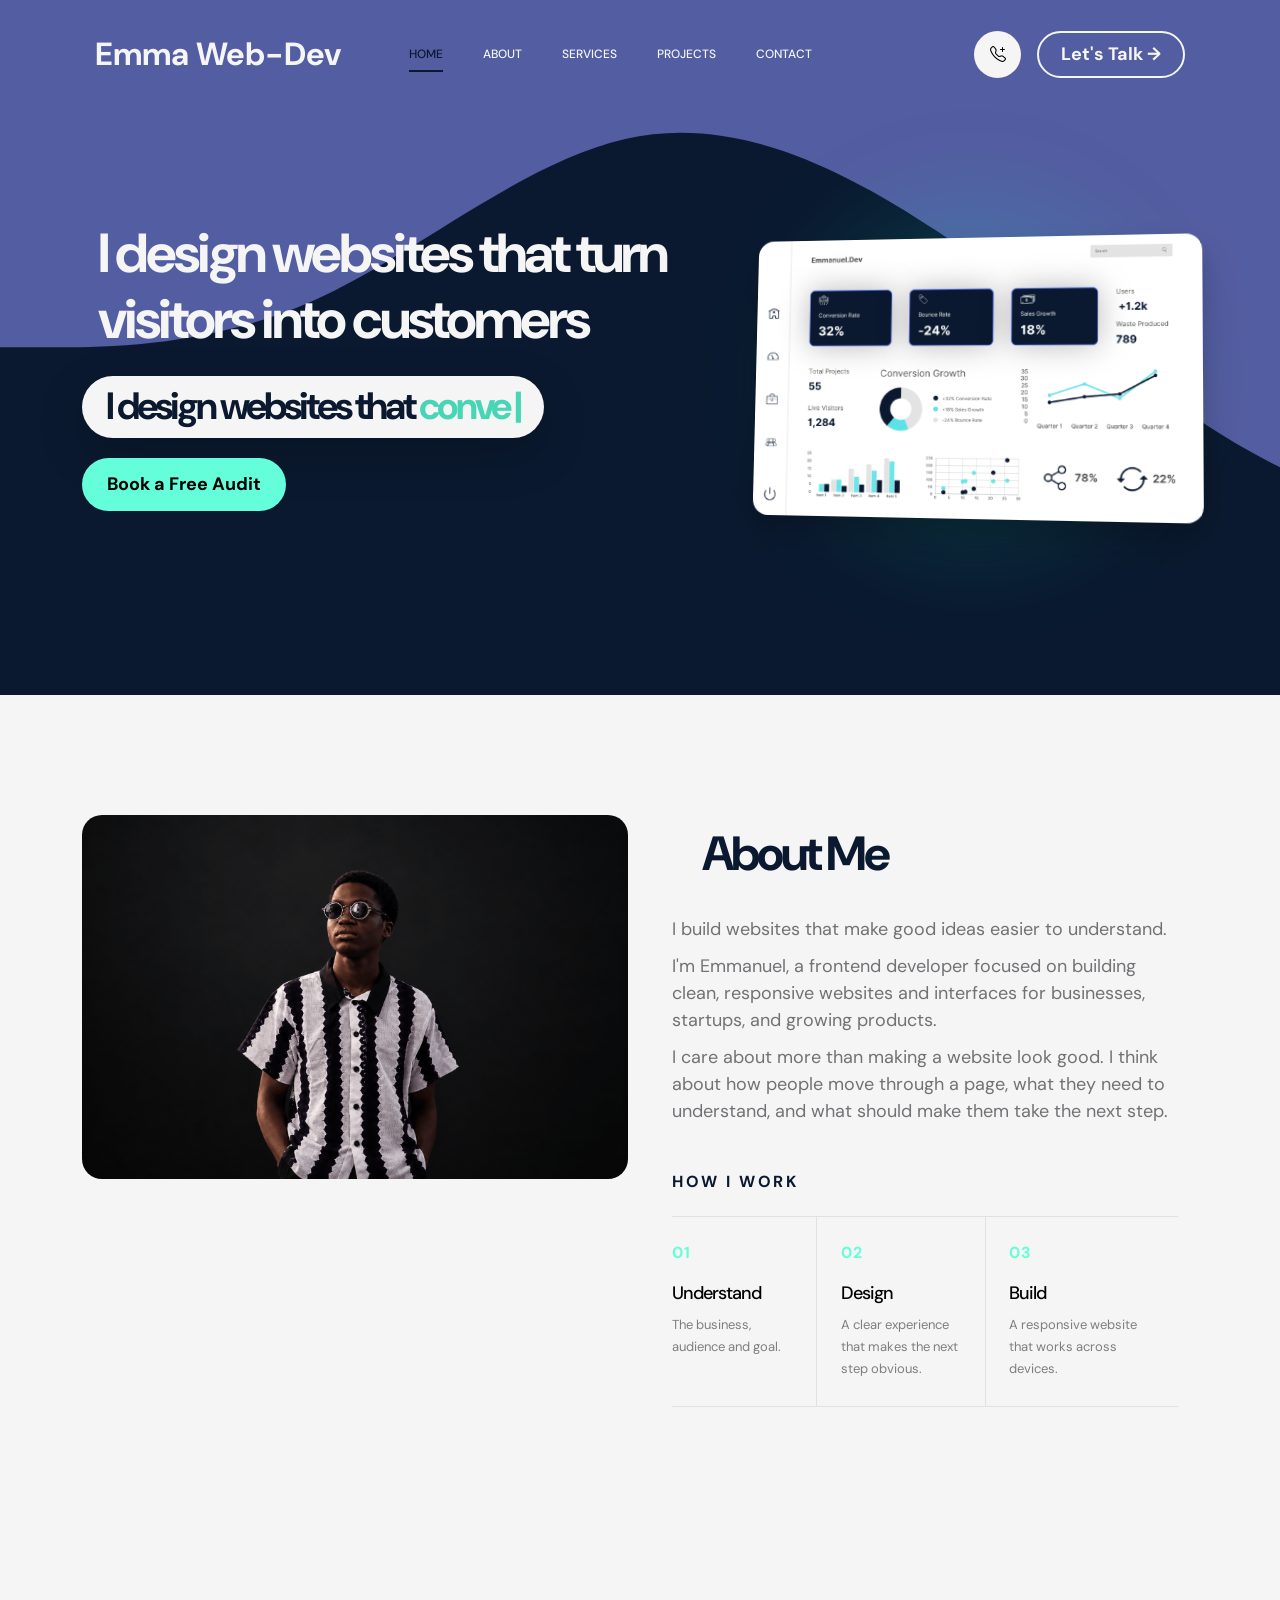
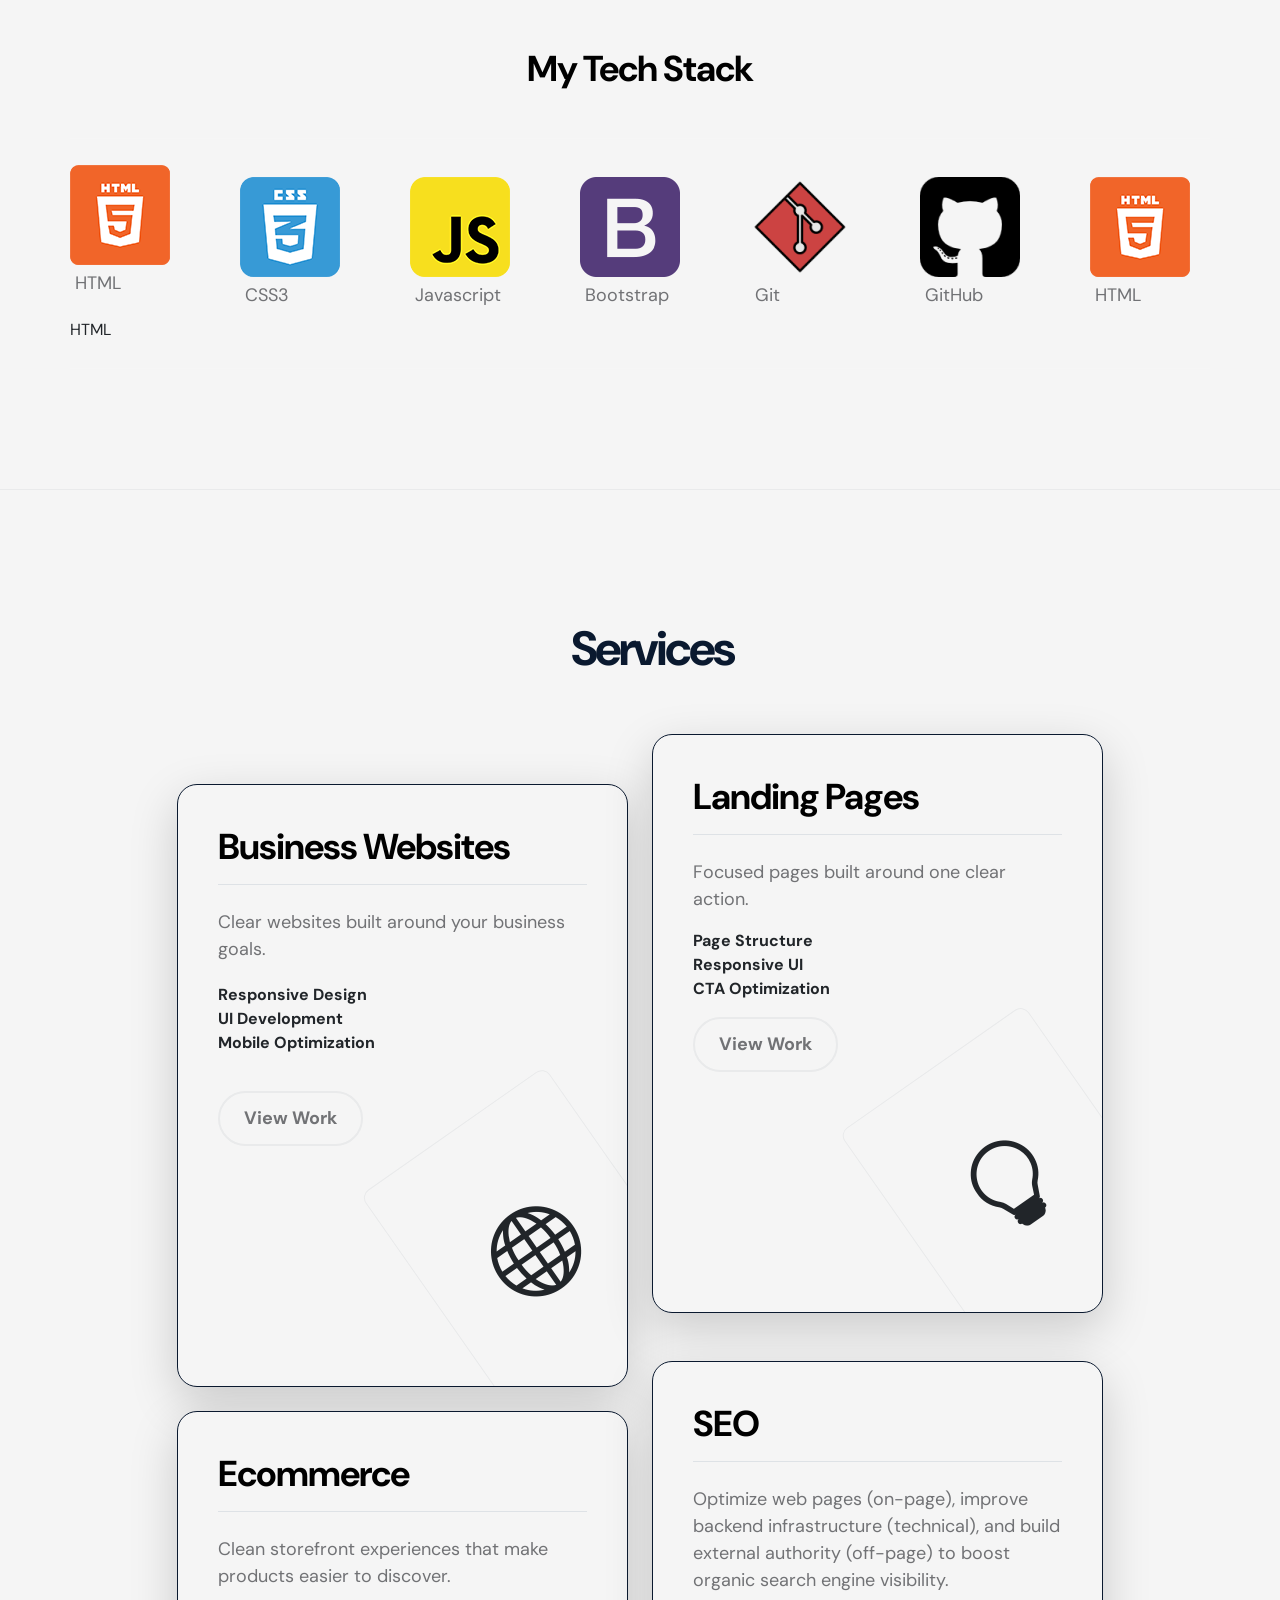
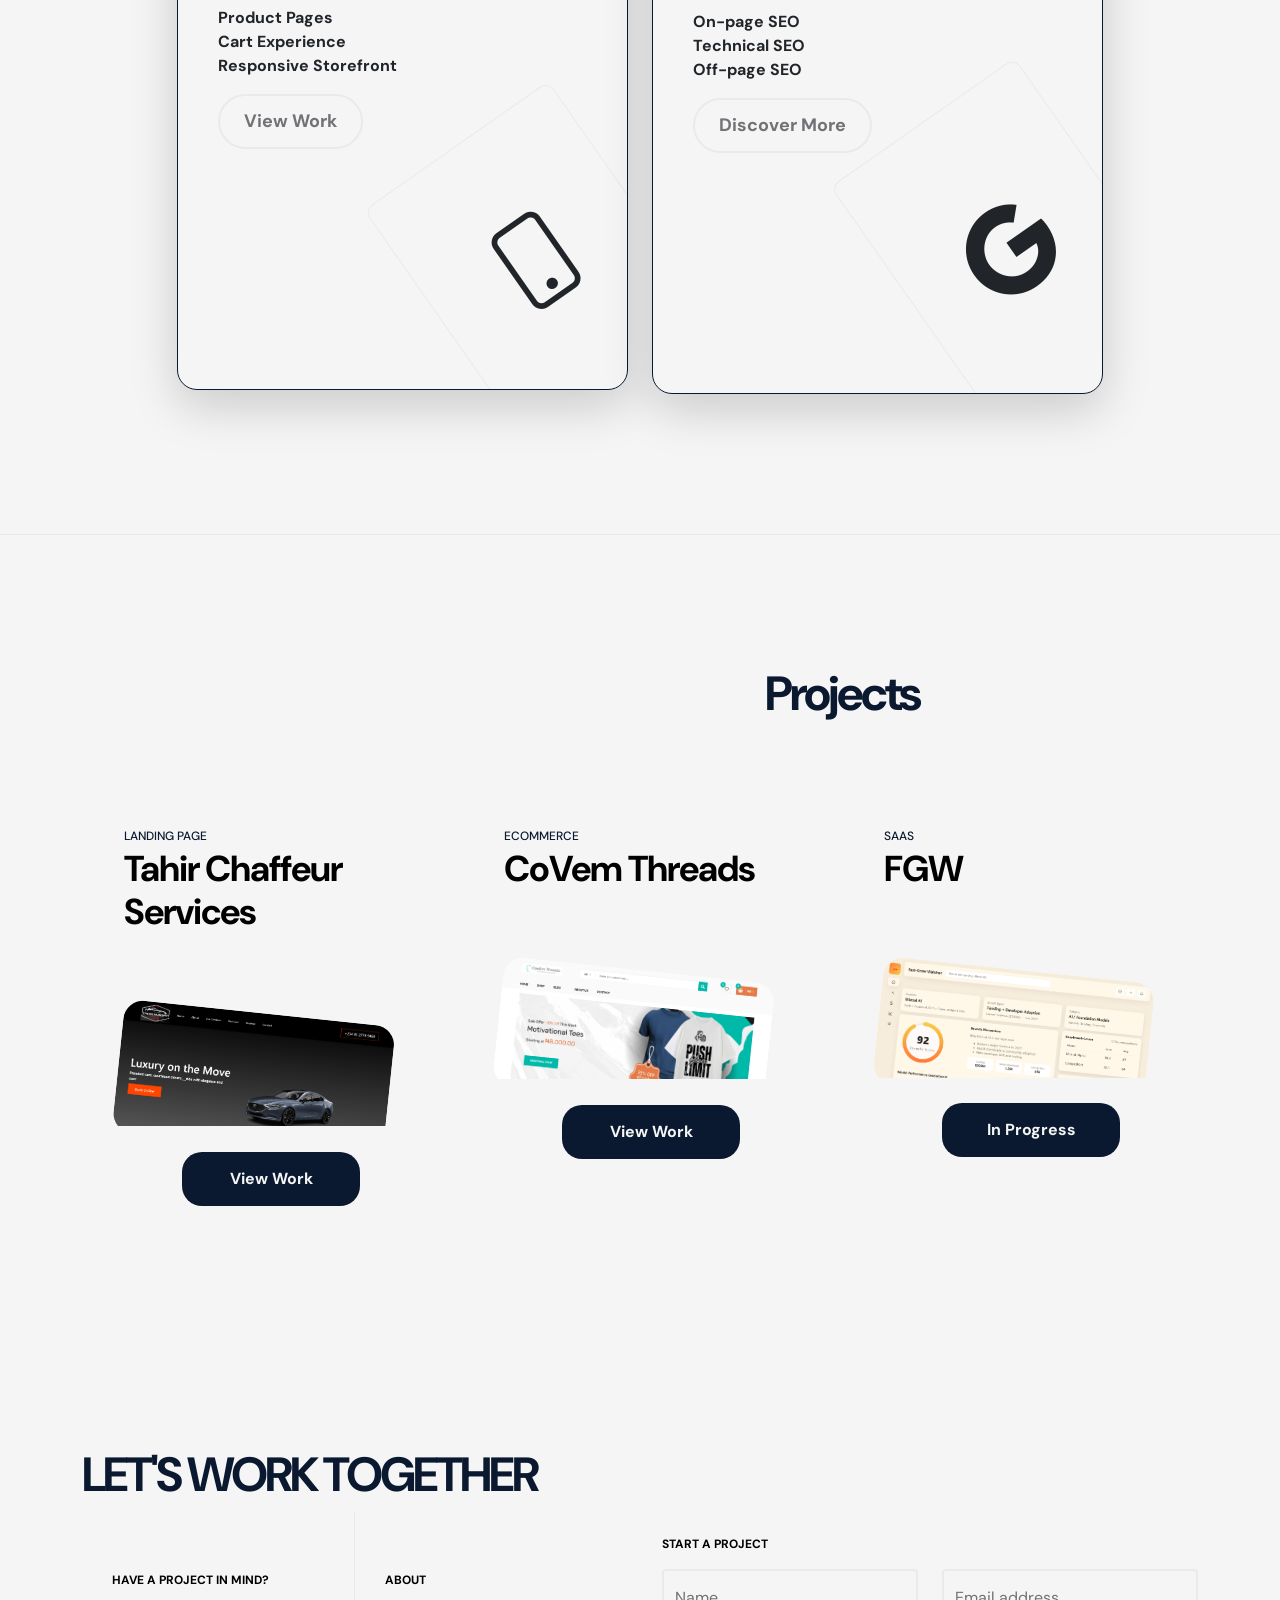
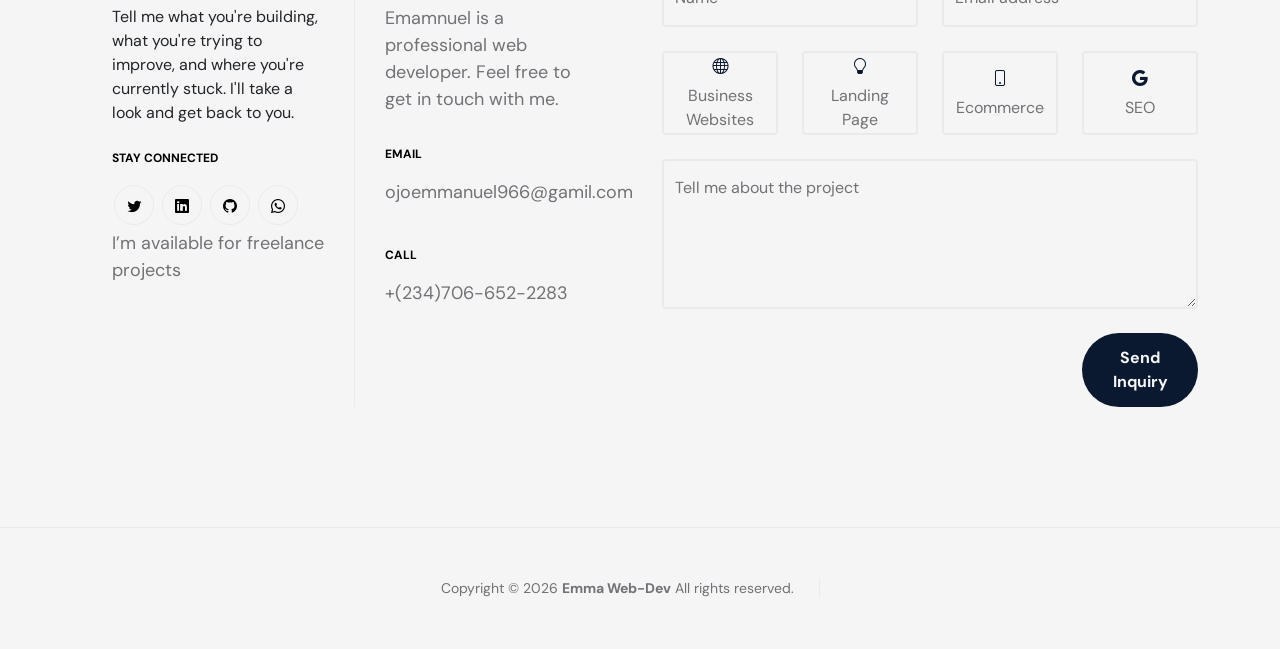
<file: index.html>
<!doctype html>
<html lang="en">
    <head
     <link
        rel="stylesheet"
        href="https://cdn.jsdelivr.net/npm/bootstrap-icons@1.13.2/font/bootstrap-icons.min.css">
        <meta charset="utf-8">
        <meta name="viewport" content="width=device-width, initial-scale=1">
        <meta name="description" content="I'm Emmanuel, a frontend developer in Nigeria building responsive business websites, landing pages and ecommerce interfaces.">
        <meta name="author" >
        <meta name="google-site-verification" content="-sh0nSHYT7cxHLQYCYzDPuF2tfLxwgKGLE_siWrR_kw" />
        <meta name="author" content="Emmanuel">
        <meta name="robots" content="index, follow">
        <title>Emmanuel | Frontend Developer</title>
        <meta property="og:type" content="website">
        <meta property="og:title" content="Emmanuel | Frontend Developer">
        <meta
        property="og:description"
        content="Responsive websites and interfaces for businesses, startups and growing  products."
        >  
        <meta property="og:url" content="https://emma-web-devop.vercel.app/">
         
        <!-- X card preview -->
        <meta name="twitter:card" content="summary_large_image">
        <meta name="twitter:title" content="Emmanuel | Frontend Developer">
        <meta
        name="twitter:description"
        content="I build responsive websites and interfaces for businesses and growing products."
        >
        <meta
        name="twitter:image"
        content="https://emma-web-devop.vercel.app/images/portfolio pic.png"
>
        <!-- CSS FILES -->
        <link rel="preconnect" href="https://fonts.googleapis.com">
        
        <link rel="preconnect" href="https://fonts.gstatic.com" crossorigin>
        
        <link href="https://fonts.googleapis.com/css2?family=DM+Sans:wght@400;500;700&display=swap" rel="stylesheet">

        <link href="css/bootstrap.min.css" rel="stylesheet">

        <link href="css/bootstrap-icons.css" rel="stylesheet">

        <link href="css/magnific-popup.css" rel="stylesheet">

        <link href="css/style.css" rel="stylesheet">
        

    </head>
    
    <body>


        <nav class="navbar navbar-expand-lg">
            <div class="container">

                <button class="navbar-toggler" type="button" data-bs-toggle="collapse" data-bs-target="#navbarNav" aria-controls="navbarNav" aria-expanded="false" aria-label="Toggle navigation">
                    <span class="navbar-toggler-icon"></span>
                </button>

                <a href="index.html" class="navbar-brand mx-auto mx-lg-0">Emma Web-Dev </a>

                <div class="d-flex align-items-center d-lg-none">
                    <!-- <i class="navbar-icon bi-telephone-plus me-3"></i> -->
                    <a class="custom-btn btn" href="#section_5">
                        Let's Talk →
                    </a>
                </div>

                <div class="collapse navbar-collapse" id="navbarNav">
                    <ul class="navbar-nav ms-lg-5">
                        <li class="nav-item">
                            <a class="nav-link click-scroll" href="#section_1">Home</a>
                        </li>

                        <li class="nav-item">
                            <a class="nav-link click-scroll" href="#section_2">About</a>
                        </li>

                        <li class="nav-item">
                            <a class="nav-link click-scroll" href="#section_3">Services</a>
                        </li>

                        <li class="nav-item">
                            <a class="nav-link click-scroll" href="#section_4">Projects</a>
                        </li>

                        <li class="nav-item">
                            <a class="nav-link click-scroll" href="#section_5">Contact</a>
                        </li>
                    </ul>

                    <div class="d-lg-flex align-items-center d-none ms-auto">
                        <i class="navbar-icon bi-telephone-plus me-3"  ><a href=""></a></i>
                        <a class="custom-btn btn" href="#section_5">
                             Let's Talk →
                        </a>
                    </div>
                </div>

            </div>
        </nav>

        <main>

            <section class="hero d-flex  align-items-center" id="section_1">
                <div class="container">
                    <div class="row">

                        <div class="col-lg-7 col-12">
                            <div class="hero-text" >
                                <div class="hero-title-wrap d-flex align-items-center mb-4">
                                    <h1 class="hero-title ms-3 mb-0" style="color: whitesmoke !important;  "  >I design websites that turn <br> visitors into customers</h1>
                                </div>

                               <h2 class="hero-title">
                                 I design websites that 
                                 <span id="typing"></span>
                               </h2>
                                <p class="mb-4"><a class="custom-btn btn custom-link" href="#section_5" style="color: black ;">Book a Free Audit</a></p>
                            </div>
                        </div>
                         
                           <div class="col-lg-5 col-12">
                             <div class="hero-image-wrap">
                               <img src="images/Emmanuel.Dev Dashboard.png" class="img-fluid hero-image" alt="Dashboard interface concept displayed in the Emma Web-Dev portfolio hero section"
                               fetchpriority="high"
                               decoding="async">
                              </div>
                           </div>
                         
                      
                    </div>
                </div>

                <svg xmlns="http://www.w3.org/2000/svg" viewBox="0 0 1440 320"><path fill="#535da1" fill-opacity="1" d="M0,160L24,160C48,160,96,160,144,138.7C192,117,240,75,288,64C336,53,384,75,432,106.7C480,139,528,181,576,208C624,235,672,245,720,240C768,235,816,213,864,186.7C912,160,960,128,1008,133.3C1056,139,1104,181,1152,202.7C1200,224,1248,224,1296,197.3C1344,171,1392,117,1416,90.7L1440,64L1440,0L1416,0C1392,0,1344,0,1296,0C1248,0,1200,0,1152,0C1104,0,1056,0,1008,0C960,0,912,0,864,0C816,0,768,0,720,0C672,0,624,0,576,0C528,0,480,0,432,0C384,0,336,0,288,0C240,0,192,0,144,0C96,0,48,0,24,0L0,0Z"></path></svg>
            </section>


            <section class="about section-padding" id="section_2">
                <div class="container">
                    <div class="row">

                        <div class="col-lg-6 col-12  reveal reveal-left">
                            <img src="images/portfolio pic.png" class="about-image img-fluid" alt="Portrait of Emmanuel, frontend developer at Emma Web-Dev"
                            loading="lazy"
                            decoding="async">
                        </div>

                        <div class="col-lg-6 col-12 mt-5 mt-lg-0">
                            <div class="about-thumb">

                                <div class="section-title-wrap  align-items-center mb-4 reveal">
                                    <h2 class="text me-4 mb-0">About Me</h2>

                                  
                                </div>

                            

                             <div class="about-text">
                                 <p class="reveal">
                                I build websites that make
                                good ideas easier to understand. 
                              </p>
                              
                              <p  class="reveal reveal-delay-1">
                                I'm Emmanuel, a frontend developer focused on
                                building clean, responsive websites and interfaces
                                for businesses, startups, and growing products.
                              </p>
                              
                              <p class="reveal reveal-delay-2">
                                I care about more than making a website look good.
                              I think about how people move through a page, what
                              they need to understand, and what should make them
                              take the next step.
                              </p>
                              
                             </div>
                              
                              <div class="how-i-work">
                                  <span class="how-i-work-label reveal-delay-4"><strong>HOW I WORK</strong></span>

                                  <div class="work-process">

                                      <div class="work-process-item reveal reveal-delay-1">
                                         <strong>
                                            <span class="work-process-number">01</span>
                                         </strong> 

                                          <div class="work-process-content">
                                              <h3>Understand</h3>
                                              <p>The business, audience and goal.</p>
                                          </div>
                                      </div>

                                      <div class="work-process-item reveal  reveal-delay-2">
                                         <strong><span class="work-process-number">02</span></strong> 

                                          <div class="work-process-content">
                                              <h3>Design</h3>
                                              <p>A clear experience that makes the next step obvious.</p>
                                          </div>
                                      </div>

                                        <div class="work-process-item reveal reveal-delay-3">
                                          <span class="work-process-number">03</span>

                                          <div class="work-process-content">
                                              <h3>Build</h3>
                                              <p>A responsive website that works across devices.</p>
                                          </div>
                                      </div>

                                  </div>
                              </div>
                            </div>
                        </div>

                    </div>
                </div>
            </section>

            <!-- <section class="featured section-padding">
                <div class="container">
                    <div class="row">

                        <div class="col-lg-6 col-12">
                            <div class="profile-thumb">
                                <div class="profile-title">
                                    <h4 class="mb-0">Information</h4>
                                </div>

                                <div class="profile-body">
                                    <p>
                                        <span class="profile-small-title">Name</span> 
                                        <span>Ojo Emmanuel</span>
                                    </p>

                                    <p>
                                        <span class="profile-small-title">Birthday</span> 
                                        <span>May 28, 2008</span>
                                    </p>

                                    <p>
                                        <span class="profile-small-title">Phone</span> 
                                         <span><a href="tel: +(234)706-652-2283"></a>+(234)706-652-2283</span>
                                    </p>

                                    <p>
                                        <span class="profile-small-title">Email</span> 
                                        <span><a href="mailto:hello@josh.design">ojoemmanuel966@gmail.com</a></span>
                                    </p>
                                </div>
                            </div>
                        </div>

                        <div class="col-lg-6 col-12 mt-5 mt-lg-0">
                            <div class="about-thumb">
                                <div class="row">
                                    <div class="col-lg-6 col-6 featured-border-bottom py-2">
                                        <strong class="featured-numbers">15+</strong>

                                        <p class="featured-text">Projects Completed</p>
                                    </div>

                                    <div class="col-lg-6 col-6 featured-border-start featured-border-bottom ps-5 py-2">
                                        <strong class="featured-numbers">10+</strong>
 
                                        <p class="featured-text">Happy Clients</p>
                                    </div>

                                    <div class="col-lg-6 col-6 pt-4">
                                        <p class="featured-text">Conversion-Focused Designs</p>
                                    </div>

                                    <div class="col-lg-6 col-6 featured-border-start ps-5 pt-4">
                                        <strong class="featured-numbers">7+</strong>

                                        Fast Delivery
                                    </div>
                                </div>
                            </div>
                        </div>

                    </div>
                </div>
            </section> -->


            <section class="clients section-padding">
                <div class="container">
                    <div class="row align-items-center">

                        <div class="col-lg-12 col-12">
                            <h3 class="text-center mb-5">My Tech Stack</h3>
                        </div>

                <section class="tech-marquee" aria-label="Technologies I use">
                    <div class="tech-marquee-track">

                     <div class="tech-marquee-group">
                       <span><img src="images/tech stack/details-icon-html.png" alt=""> <p>HTML</p> HTML</span>
                       <span><img src="images/tech stack/details-icon-css.png" alt=""><p>CSS3</p></span>
                       <span><img src="images/tech stack/details-icon-javascript.png" alt=""><p>Javascript</p></span>
                       <span><img src="images/tech stack/details-icon-bootstrap.png" alt=""><p>Bootstrap</p></span>
                       <span><img src="images/tech stack/git.png" alt=""><p>Git</p></span>
                       <span><img src="images/tech stack/github-sign.png" alt=""><p>GitHub</p></span>
                     </div>

                     <div class="tech-marquee-group" aria-hidden="true">
                        <span><img src="images/tech stack/details-icon-html.png" alt=""> <br> <p>HTML</p>  </span>
                       <span><img src="images/tech stack/details-icon-css.png" alt=""><p>CSS3</p></span>
                       <span><img src="images/tech stack/details-icon-javascript.png" alt=""><p>Javascript</p></span>
                       <span><img src="images/tech stack/details-icon-bootstrap.png" alt=""><p>Bootstrap</p></span>
                        <span><img src="images/tech stack/git.png" alt=""><p>Git</p></span>
                       <span><img src="images/tech stack/github-sign.png" alt=""><p>GitHub</p></span>
                     </div>
                    </div>
                 </section>
                    </div>
                </div>
            </section>


            <section class="services section-padding" id="section_3">
                <div class="container">
                    <div class="row">

                        <div class="col-lg-10 col-12 mx-auto">
                            <div class="section-title-wrap d-flex justify-content-center align-items-center mb-5   reveal">
                               

                                <h2 class="text ms-4 mb-0">Services</h2>
                                
                            </div>
                             <!-- <strong><h3 style="align-items: center; justify-content: center;">What I can build for you.</h3></strong> -->
                            <div class="row pt-lg-5">
                                <div class="col-lg-6 col-12">
                                    <div class="services-thumb reveal">
                                        <div class="d-flex flex-wrap align-items-center border-bottom mb-4 pb-3">
                                            <h3 class="mb-0"> Business Websites</h3>

                                            
                                        </div>

                                        <p>Clear websites built around your business goals.
                                           <!-- For businesses that need a professional online presence that explains what they do and       makes it easy for visitors to take action. -->
                                        </p>
                                           
                                        <div class="sub-text" style="margin:20px 0px;">
                                            <strong>Responsive Design</strong>
                                           <br>
                                           <strong>UI Development</strong>
                                           <br>
                                           <strong>Mobile Optimization</strong>
                                        </div>

                                        <a href="#section_4" class="custom-btn custom-border-btn btn mt-3">View Work</a>

                                        <div class="services-icon-wrap d-flex justify-content-center align-items-center">
                                            <i class="services-icon bi-globe"></i>
                                        </div>
                                    </div>
                                </div>

                                <div class="col-lg-6 col-12">
                                    <div class="services-thumb services-thumb-up reveal reveal-delay-1">
                                        <div class="d-flex flex-wrap align-items-center border-bottom mb-4 pb-3">
                                            <h3 class="mb-0">Landing Pages</h3>

                                            <!-- <div class="services-price-wrap ms-auto">
                                                <p class="services-price-text mb-0">$1,200</p>
                                                <div class="services-price-overlay"></div>
                                            </div> -->
                                        </div>

                                        <p>Focused pages built around one
                                           clear action.

                                           </p>
                                           <div class="sub-text">
                                            <strong>
                                                Page Structure
                                                <br>
                                                Responsive UI
                                                <br>
                                                CTA Optimization
                                                <br>
                                            </strong>
                                           </div>

                                        <a href="#section_4" class="custom-btn custom-border-btn btn mt-3">View Work</a>

                                        <div class="services-icon-wrap d-flex justify-content-center align-items-center">
                                            <i class="services-icon bi-lightbulb"></i>
                                        </div>
                                    </div>
                                </div>

                                <div class="col-lg-6 col-12">
                                    <div class="services-thumb  reveal reveal-delay-2 ">
                                        <div class="d-flex flex-wrap align-items-center border-bottom mb-4 pb-3">
                                            <h3 class="mb-0">Ecommerce</h3>

                                            <!-- <div class="services-price-wrap ms-auto">
                                                <p class="services-price-text mb-0">$3,600</p>
                                                <div class="services-price-overlay"></div>
                                            </div> -->
                                        </div>

                                        <p>Clean storefront experiences that
                                           make products easier to discover.

                                        </p>
                                        <div class="sub-text">
                                            <strong>
                                              Product Pages
                                              <br>
                                              Cart Experience
                                              <br>
                                              Responsive Storefront
                                            </strong>
                                           
                                        </div>

                                        <a href="#section_4" class="custom-btn custom-border-btn btn mt-3">View Work</a>

                                        <div class="services-icon-wrap d-flex justify-content-center align-items-center">
                                            <i class="services-icon bi-phone"></i>
                                        </div>
                                    </div>
                                </div>

                                <div class="col-lg-6 col-12">
                                    <div class="services-thumb services-thumb-up reveal">
                                        <div class="d-flex flex-wrap align-items-center border-bottom mb-4 pb-3">
                                            <h3 class="mb-0">SEO</h3>
<!-- 
                                            <div class="services-price-wrap ms-auto">
                                                <p class="services-price-text mb-0">$1,450</p>
                                                <div class="services-price-overlay"></div>
                                            </div> -->
                                        </div>

                                        <p>Optimize web pages (on-page), improve backend infrastructure (technical), and build external authority (off-page) to boost organic search engine visibility. </p>
                                        <div class="sub-text">
                                            <strong>
                                              On-page SEO
                                              <br>
                                              Technical SEO
                                              <br>
                                              Off-page SEO
                                            </strong>
                                           
                                        </div>

                                        <a href="#section_4" class="custom-btn custom-border-btn btn mt-3">Discover More</a>

                                        <div class="services-icon-wrap d-flex justify-content-center align-items-center">
                                            <i class="services-icon bi-google"></i>
                                        </div>
                                    </div>
                                </div>
                            </div>
                        </div>
                    </div>
                </div>                                  
            </section>


            <section class="projects section-padding" id="section_4">
                <div class="container">
                    <div class="row">

                        <div class="col-lg-8 col-md-8 col-12 ms-auto">
                            <div class="section-title-wrap d-flex justify-content-center align-items-center mb-4 reveal">
                                <h2 class="text ms-4 mb-0">Projects</h2>
                            </div>
                        </div>

                        <div class="clearfix"></div>

                        <div class="col-lg-4 col-md-6 col-12">
                            <div class="projects-thumb reveal reveal-delay-2">
                                <div class="projects-info">
                                    <small class="projects-tag">Landing Page</small>

                                    <h3 class="projects-title">Tahir Chaffeur Services</h3>
                                </div>

                                <a href="images/projects/portfolio work.png" class="popup-image">
                                    <img src="images/projects/portfolio work.png" class="projects-image img-fluid" alt="Tahir Chauffeur Services website project designed by Emma Web-Dev">
                                </a>
                                
                            </div>
                            <button type="submit" class="form-control"><a href="https://emmyfrontenddev.github.io/Web-Dev2/" target="_blank" style="color: whitesmoke !important;" rel="noopener noreferrer">View Work</a></button>
                        </div>

                        <div class="col-lg-4 col-md-6 col-12">
                            <div class="projects-thumb reveal reveal-delay-3">
                                <div class="projects-info">
                                    <small class="projects-tag">Ecommerce</small>

                                    <h3 class="projects-title">CoVem Threads</h3>
                                </div>

                                <a href="images/projects/tshirt ic.png" class="popup-image">
                                    <img src="images/projects/tshirt ic.png" class="projects-image img-fluid" alt="CoVem Threads streetwear ecommerce website project by Emma Web-Dev">
                                </a>
                                
                            </div>
                            <button type="submit" class="form-control"><a href="https://emmyfrontenddev.github.io/ecommerce/" style="color: whitesmoke !important;" target="_blank" rel="noopener noreferrer"> View Work</a></button>
                        </div>

                        <div class="col-lg-4 col-md-6 col-12">
                            <div class="projects-thumb reveal reveal-delay-4">
                                <div class="projects-info">
                                    <small class="projects-tag">Saas</small>

                                    <h3 class="projects-title">FGW</h3>
                                </div>

                                <a href="images/projects/mistral dashboard cool.png" class="popup-image">
                                    <img src="images/projects/mistral dashboard cool.png" class="projects-image img-fluid" alt="FastGrowWatcher startup growth dashboard concept, currently in development">
                                </a>
                                
                            </div>
                            <button type="submit" class="form-control">In Progress</button>
                        </div>

                    </div>
                </div>
            </section>

            <section class="contact section-padding" id="section_5">
                    <div class="container">
                        <div class="row">

                            <div class="col-lg-6 col-md-8 col-12">
                                <h2>LET'S WORK TOGETHER</h21>
                            </div>

                            <div class="clearfix"></div>

                            <div class="col-lg-3 col-md-6 col-12 pe-lg-0">
                                <div class="contact-info contact-info-border-start d-flex flex-column">
                                    <strong class="site-footer-title d-block mb-3">Have a project in mind?</strong>

                                    <ul class="footer-menu">
                                        Tell me what you're building, what you're trying to improve, and where you're currently stuck. I'll take a look and get back to you.
                                    </ul>

                                    <strong class="site-footer-title d-block mt-4 mb-3">Stay connected</strong>

                                    <ul class="social-icon">
                                        <li class="social-icon-item"><a href="https://twitter.com/emmawebdev59" class="social-icon-link bi-twitter"  target="_blank"></a></li>

                                        <li class="social-icon-item"><a href="www.linkedin.com/in/ojo-emmanuel-4584403b9" class="social-icon-link bi-linkedin"  target="_blank"></a></li>

                                        <li class="social-icon-item"><a href="https://github.com/EmmyFrontendDev" class="social-icon-link bi-github"  target="_blank"></a></li>

                                        <li class="social-icon-item"><a href="https://wa.me/7066522283" class="social-icon-link bi-whatsapp"></a></li>
                                    </ul>

                                    <!-- <strong class="site-footer-title d-block mt-4 mb-3">Start a project</strong> -->

                                    <p class="mb-0">I’m available for freelance projects</p>
                                </div>
                            </div>

                            <div class="col-lg-3 col-md-6 col-12 ps-lg-0">
                                <div class="contact-info d-flex flex-column">
                                    <strong class="site-footer-title d-block mb-3">About</strong>

                                    <p class="mb-2">
                                       Emamnuel is a professional web developer. Feel free to get in touch with me.
                              </p>

                                    <strong class="site-footer-title d-block mt-4 mb-3">Email</strong>

                                    <p>
                                        <a href="mailto:hello@josh.design">
                                            ojoemmanuel966@gamil.com
                                        </a>
                                    </p>

                                    <strong class="site-footer-title d-block mt-4 mb-3">Call</strong>

                                    <p class="mb-0">
                                        <a href="tel: +(234)706-652-2283">
                                            +(234)706-652-2283
                                        </a>
                                    </p>
                                </div>
                            </div>

                            <div class="col-lg-6 col-12 mt-5 mt-lg-0">
                                <form action="#" method="get" class="custom-form contact-form" role="form">
                                    <div class="row">
                                         <strong class="site-footer-title d-block mt-4 mb-3">Start a project</strong>
                                        <div class="col-lg-6 col-md-6 col-12">
                                            
                                            <div class="form-floating">
                                                <input type="text" name="name" id="name" class="form-control" placeholder="Name" required="">
                                                
                                                <label for="floatingInput">Name</label>
                                            </div>
                                        </div>

                                        <div class="col-lg-6 col-md-6 col-12"> 
                                            <div class="form-floating">
                                                <input type="email" name="email" id="email" pattern="[^ @]*@[^ @]*" class="form-control" placeholder="Email address" required="">
                                                
                                                <label for="floatingInput">Email address</label>
                                            </div>
                                        </div>

                                        <div class="col-lg-3 col-md-6 col-6">
                                            <div class="form-check form-check-inline">
                                                <input name="website" type="checkbox" class="form-check-input" id="inlineCheckbox1" value="1">

                                                <label class="form-check-label" for="inlineCheckbox1">
                                                    <i class="bi-globe form-check-icon"></i>
                                                    <span class="form-check-label-text">Business Websites</span>
                                                </label>
                                          </div>
                                        </div>

                                        <div class="col-lg-3 col-md-6 col-6">
                                            <div class="form-check form-check-inline">
                                                <input name="branding" type="checkbox" class="form-check-input" id="inlineCheckbox2" value="1">

                                                <label class="form-check-label" for="inlineCheckbox2">
                                                    <i class="bi-lightbulb form-check-icon"></i>
                                                    <span class="form-check-label-text">Landing Page</span>
                                                </label>
                                            </div>
                                        </div>

                                        <div class="col-lg-3 col-md-6 col-6">
                                            <div class="form-check form-check-inline">
                                                <input name="ecommerce" type="checkbox" class="form-check-input" id="inlineCheckbox3" value="1">

                                                <label class="form-check-label" for="inlineCheckbox3">
                                                    <i class="bi-phone form-check-icon"></i>
                                                    <span class="form-check-label-text">Ecommerce</span>
                                                </label>
                                            </div>
                                        </div>

                                        <div class="col-lg-3 col-md-6 col-6">
                                            <div class="form-check form-check-inline me-0">
                                                <input name="seo" type="checkbox" class="form-check-input" id="inlineCheckbox4" value="1">

                                                <label class="form-check-label" for="inlineCheckbox4">
                                                    <i class="bi-google form-check-icon"></i>
                                                    <span class="form-check-label-text">SEO</span>
                                                </label>
                                            </div>
                                        </div>

                                        <div class="col-lg-12 col-12">
                                            <div class="form-floating">
                                                <textarea class="form-control" id="message" name="message" placeholder="Tell me about the project"></textarea>
                                                
                                                <label for="floatingTextarea">Tell me about the project</label>
                                            </div>
                                        </div>

                                        <div class="col-lg-3 col-12 ms-auto">
                                            <button type="submit" class="form-control" ;"><a href="https://wa.me/7066522283"  target="_blank"  rel="noopener noreferrer">Send Inquiry</a> </button>
                                        </div>

                                    </div>
                                </form>
                            </div>

                        </div>
                    </div>
                </div>
            </section>

        </main>

        <footer class="site-footer">
            <div class="container">
                <div class="row">
                    <div class="col-lg-12 col-12">
                        <div class="copyright-text-wrap">
                            <p class="mb-0">
                                <span class="copyright-text">Copyright © 2026 <a href="index.html">Emma Web-Dev</a> All rights reserved.</span>
                            </p>
                        </div>
                    </div>
                </div>
            </div>
        </footer>

        <!-- JAVASCRIPT FILES -->
        
        <script type="application/ld+json">
            {
               "@context": "https://schema.org",
               "@type": "Person",
               "name": "Emmanuel",
               "url": "https://emma-web-devop.vercel.app/",
               "jobTitle": "Frontend Developer",
               "description": "Frontend developer building responsive websites and interfaces with HTML, CSS and JavaScript.",
               "knowsAbout": [
                 "HTML",
                 "CSS",
                 "JavaScript",
                 "Responsive Web Design",
                 "Frontend Development"
               ]
             }
        </script>
        <script src="js/jquery.min.js"></script>
        <script src="js/bootstrap.min.js"></script>
        <script src="js/jquery.sticky.js"></script>
        <script src="js/click-scroll.js"></script>
        <script src="js/jquery.magnific-popup.min.js"></script>
        <script src="js/magnific-popup-options.js"></script>
        <script src="js/custom.js"></script>

    </body>
</html>
</file>
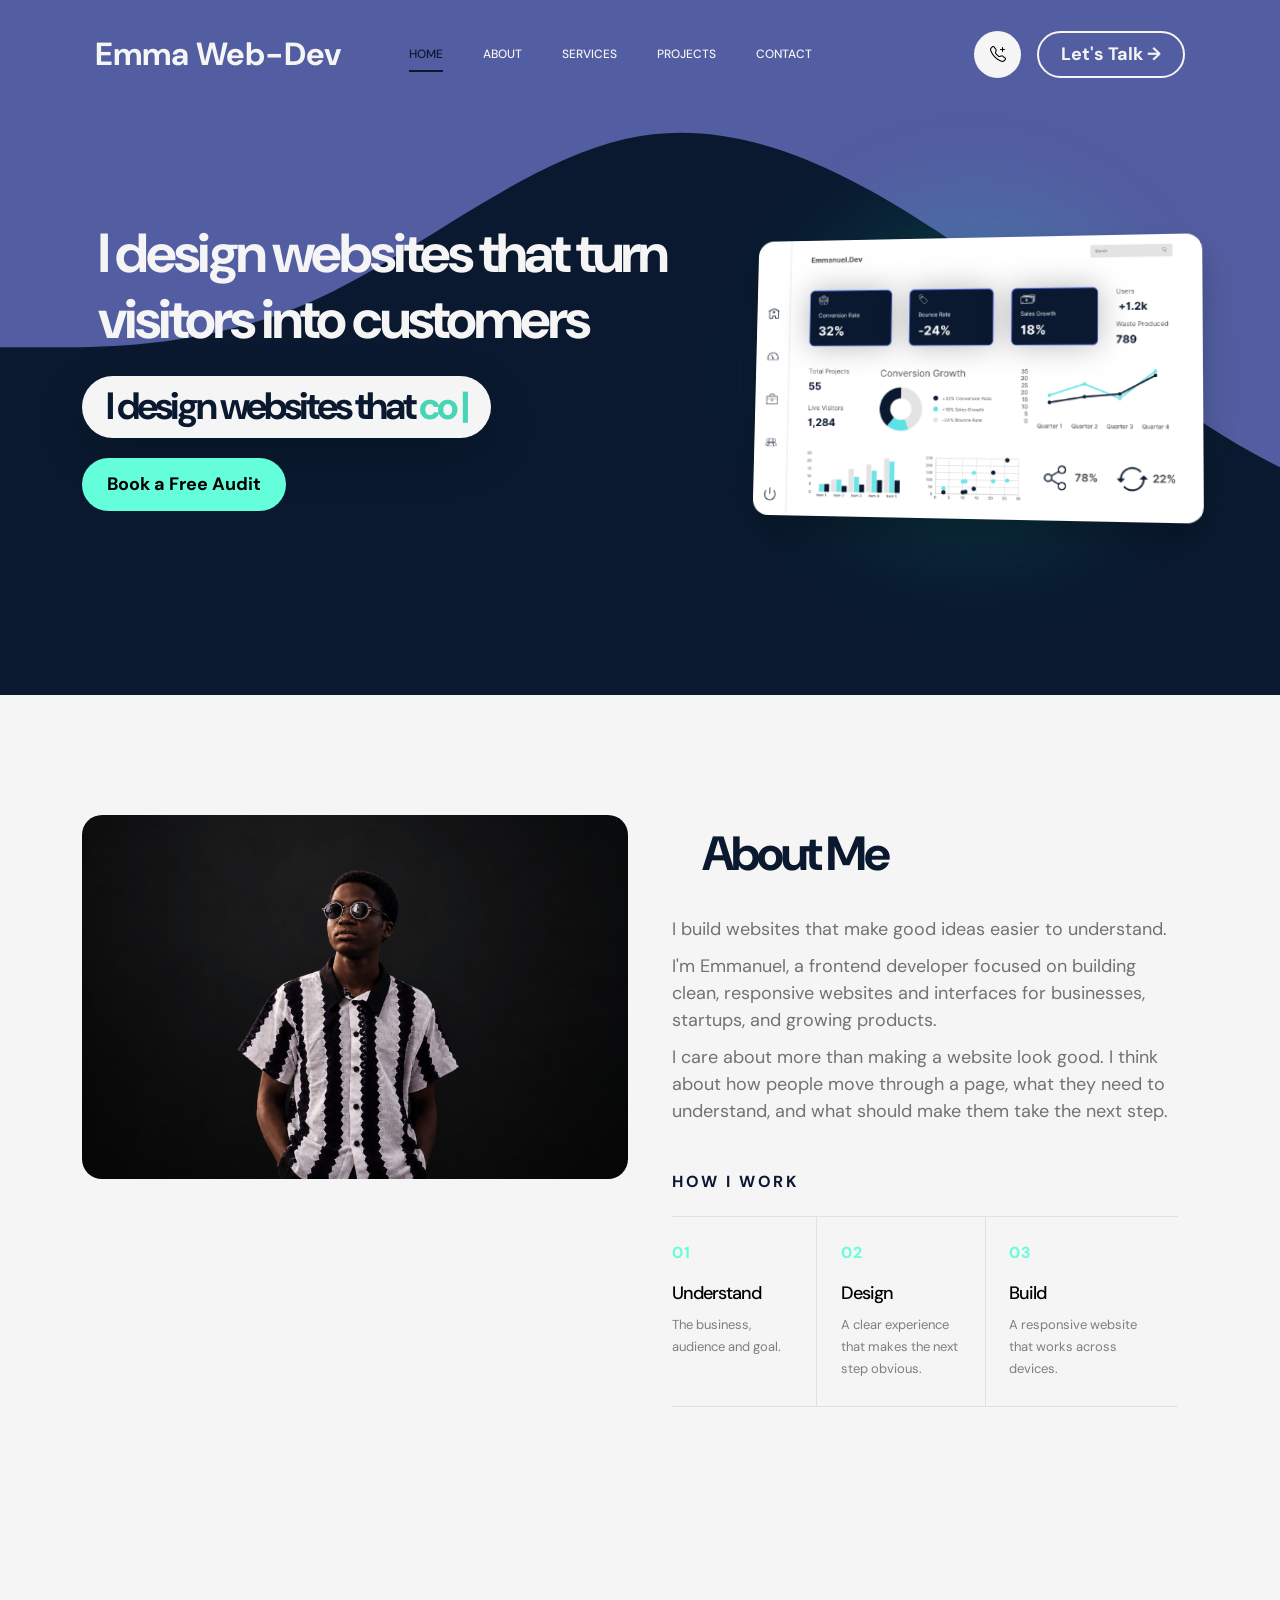
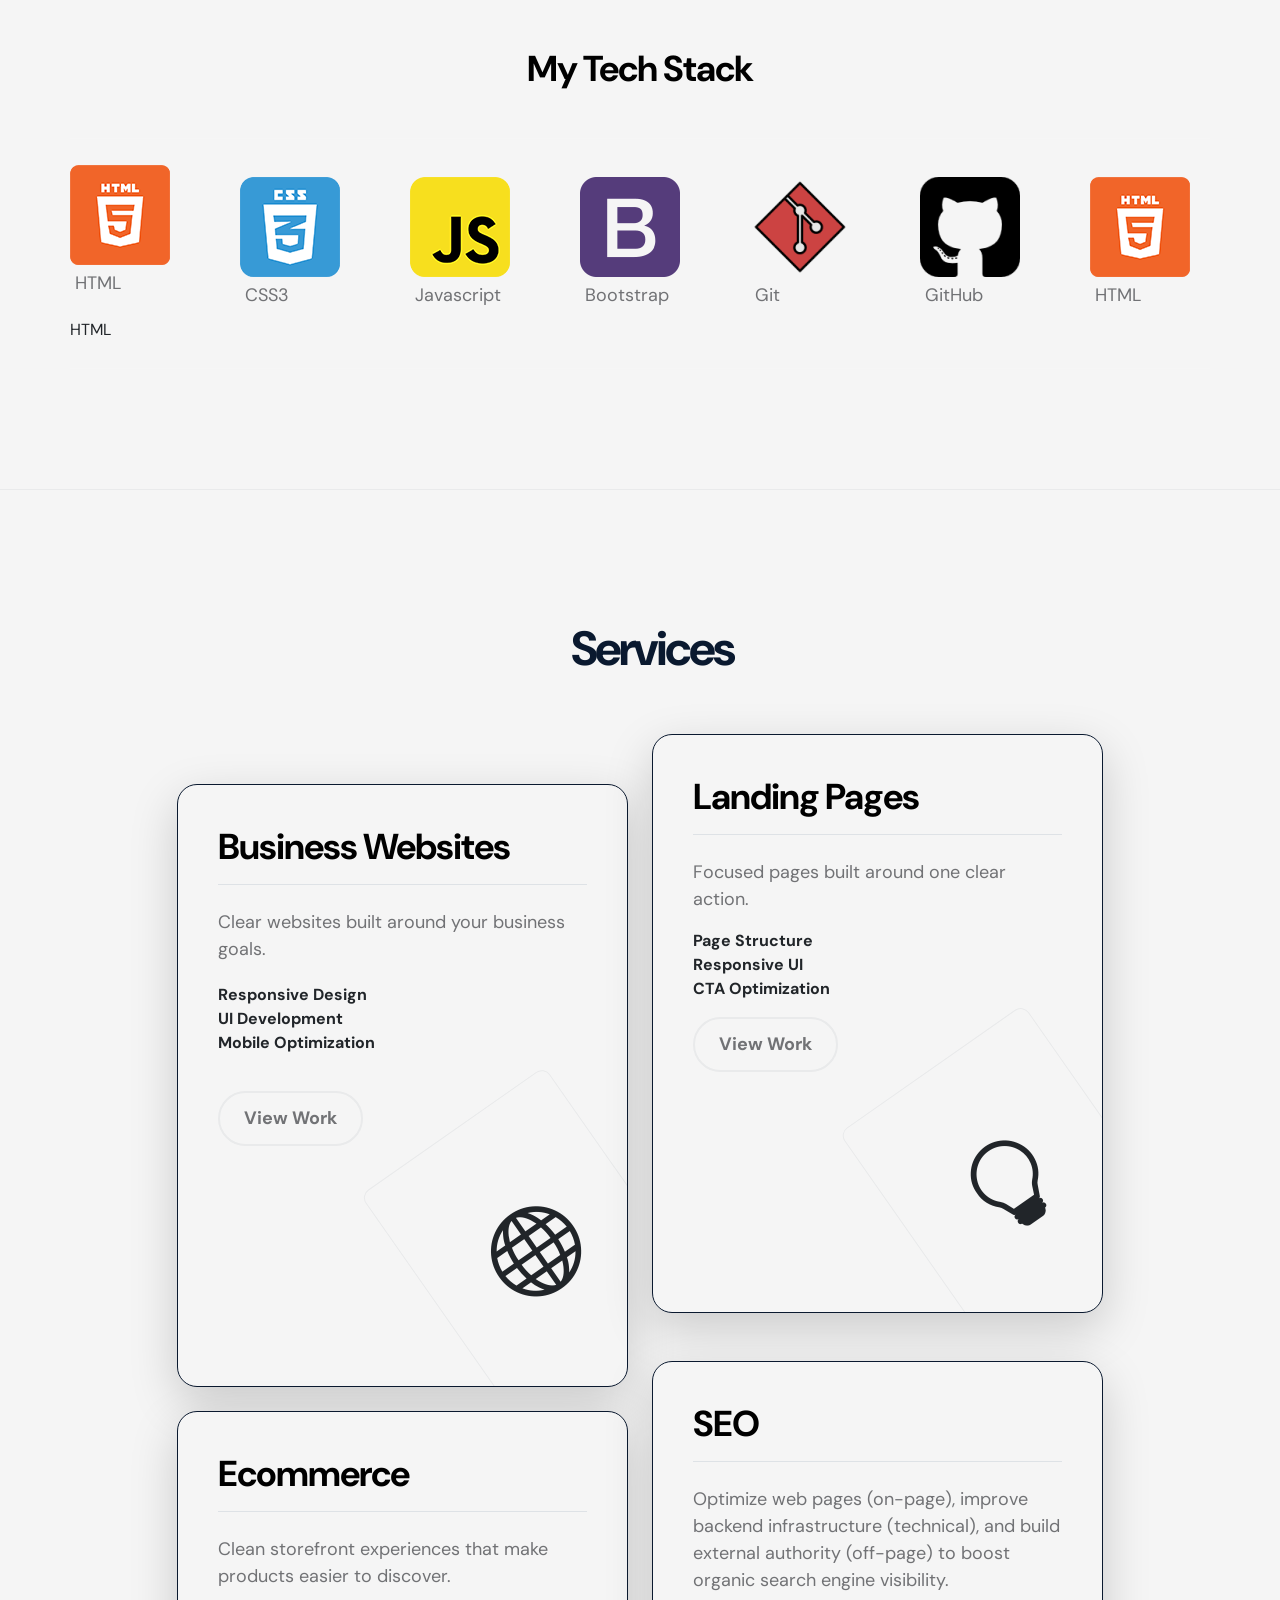
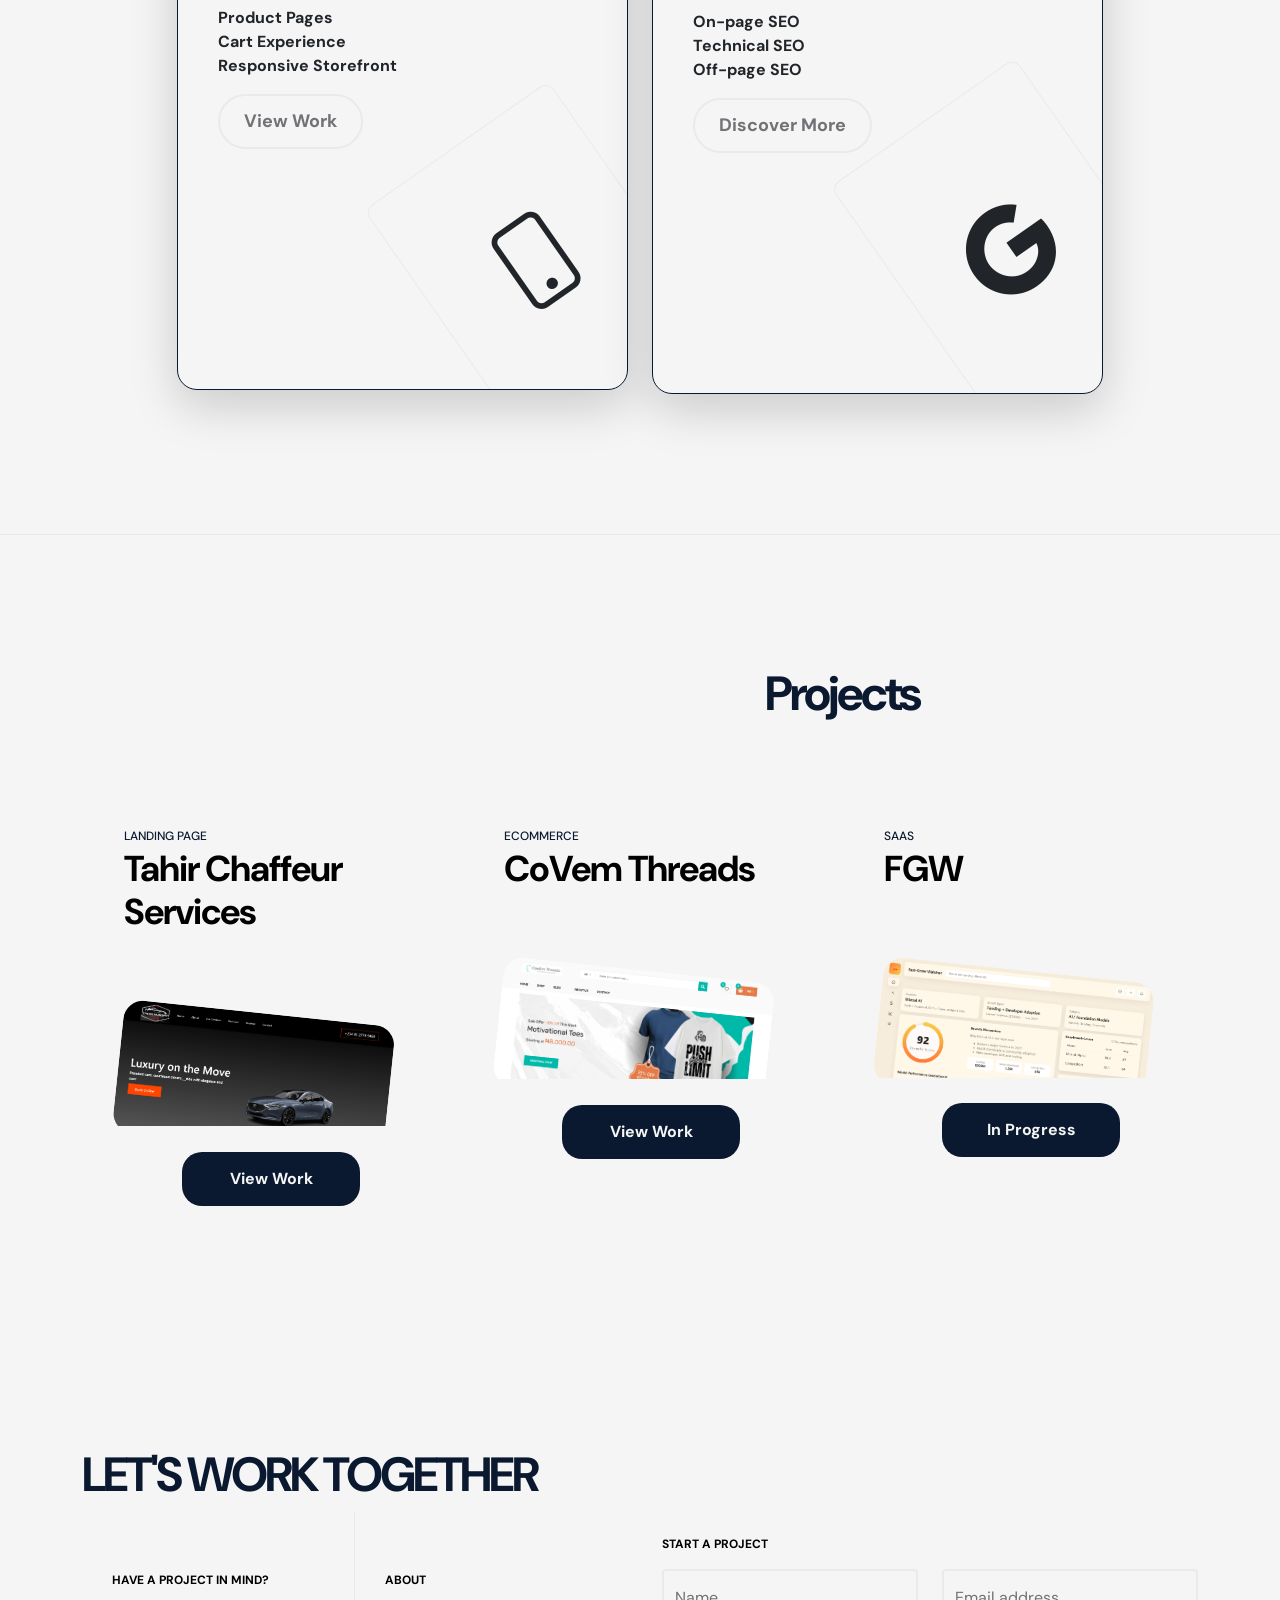
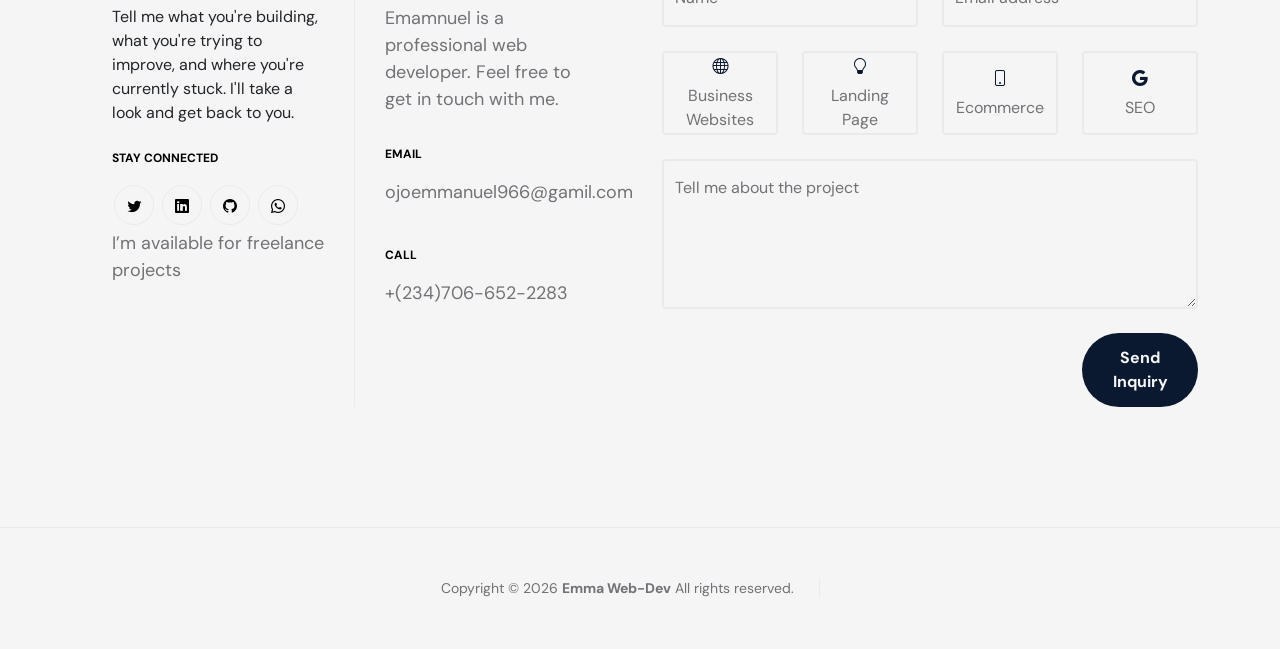
<file: Emma-web-dev-portfolio/index.html>
<!doctype html>
<html lang="en">
    <head>
        <meta charset="utf-8">
        <meta name="viewport" content="width=device-width, initial-scale=1">

        <meta name="description" content="I'm Emmanuel, a frontend developer in Nigeria building responsive business websites, landing pages and ecommerce interfaces.">
        <meta name="author" >
        <meta name="author" content="Emmanuel">
        <meta name="robots" content="index, follow">
        <title>Emmanuel | Frontend Developer</title>
        <meta property="og:type" content="website">
        <meta property="og:title" content="Emmanuel | Frontend Developer">
        <meta
        property="og:description"
        content="Responsive websites and interfaces for businesses, startups and growing  products."
        >  
        <meta property="og:url" content="https://YOUR-VERCEL-DOMAIN.vercel.app/">
        
        <!-- X card preview -->
        <meta name="twitter:card" content="summary_large_image">
        <meta name="twitter:title" content="Emmanuel | Frontend Developer">
        <meta
        name="twitter:description"
        content="I build responsive websites and interfaces for businesses and growing products."
        >
        <meta
        name="twitter:image"
        content="https://YOUR-VERCEL-DOMAIN.vercel.app/images/social-preview.jpg"
>
        <!-- CSS FILES -->
        <link rel="preconnect" href="https://fonts.googleapis.com">
        
        <link rel="preconnect" href="https://fonts.gstatic.com" crossorigin>
        
        <link href="https://fonts.googleapis.com/css2?family=DM+Sans:wght@400;500;700&display=swap" rel="stylesheet">

        <link href="css/bootstrap.min.css" rel="stylesheet">

        <link href="css/bootstrap-icons.css" rel="stylesheet">

        <link href="css/magnific-popup.css" rel="stylesheet">

        <link href="css/style.css" rel="stylesheet">
        

    </head>
    
    <body>


        <nav class="navbar navbar-expand-lg">
            <div class="container">

                <button class="navbar-toggler" type="button" data-bs-toggle="collapse" data-bs-target="#navbarNav" aria-controls="navbarNav" aria-expanded="false" aria-label="Toggle navigation">
                    <span class="navbar-toggler-icon"></span>
                </button>

                <a href="index.html" class="navbar-brand mx-auto mx-lg-0">Emma Web-Dev </a>

                <div class="d-flex align-items-center d-lg-none">
                    <!-- <i class="navbar-icon bi-telephone-plus me-3"></i> -->
                    <a class="custom-btn btn" href="#section_5">
                        Let's Talk →
                    </a>
                </div>

                <div class="collapse navbar-collapse" id="navbarNav">
                    <ul class="navbar-nav ms-lg-5">
                        <li class="nav-item">
                            <a class="nav-link click-scroll" href="#section_1">Home</a>
                        </li>

                        <li class="nav-item">
                            <a class="nav-link click-scroll" href="#section_2">About</a>
                        </li>

                        <li class="nav-item">
                            <a class="nav-link click-scroll" href="#section_3">Services</a>
                        </li>

                        <li class="nav-item">
                            <a class="nav-link click-scroll" href="#section_4">Projects</a>
                        </li>

                        <li class="nav-item">
                            <a class="nav-link click-scroll" href="#section_5">Contact</a>
                        </li>
                    </ul>

                    <div class="d-lg-flex align-items-center d-none ms-auto">
                        <i class="navbar-icon bi-telephone-plus me-3"  ><a href=""></a></i>
                        <a class="custom-btn btn" href="#section_5">
                             Let's Talk →
                        </a>
                    </div>
                </div>

            </div>
        </nav>

        <main>

            <section class="hero d-flex  align-items-center" id="section_1">
                <div class="container">
                    <div class="row">

                        <div class="col-lg-7 col-12">
                            <div class="hero-text" >
                                <div class="hero-title-wrap d-flex align-items-center mb-4">
                                    <h1 class="hero-title ms-3 mb-0" style="color: whitesmoke !important;  "  >I design websites that turn <br> visitors into customers</h1>
                                </div>

                               <h2 class="hero-title">
                                 I design websites that 
                                 <span id="typing"></span>
                               </h2>
                                <p class="mb-4"><a class="custom-btn btn custom-link" href="#section_2" style="color: black ;">Book a Free Audit</a></p>
                            </div>
                        </div>
                         
                           <div class="col-lg-5 col-12">
                             <div class="hero-image-wrap">
                               <img src="images/Emmanuel.Dev Dashboard.png" class="img-fluid hero-image" alt="Dashboard interface concept displayed in the Emma Web-Dev portfolio hero section"
                               fetchpriority="high"
                               decoding="async">
                              </div>
                           </div>
                         
                      
                    </div>
                </div>

                <svg xmlns="http://www.w3.org/2000/svg" viewBox="0 0 1440 320"><path fill="#535da1" fill-opacity="1" d="M0,160L24,160C48,160,96,160,144,138.7C192,117,240,75,288,64C336,53,384,75,432,106.7C480,139,528,181,576,208C624,235,672,245,720,240C768,235,816,213,864,186.7C912,160,960,128,1008,133.3C1056,139,1104,181,1152,202.7C1200,224,1248,224,1296,197.3C1344,171,1392,117,1416,90.7L1440,64L1440,0L1416,0C1392,0,1344,0,1296,0C1248,0,1200,0,1152,0C1104,0,1056,0,1008,0C960,0,912,0,864,0C816,0,768,0,720,0C672,0,624,0,576,0C528,0,480,0,432,0C384,0,336,0,288,0C240,0,192,0,144,0C96,0,48,0,24,0L0,0Z"></path></svg>
            </section>


            <section class="about section-padding" id="section_2">
                <div class="container">
                    <div class="row">

                        <div class="col-lg-6 col-12  reveal reveal-left">
                            <img src="images/portfolio pic.png" class="about-image img-fluid" alt="Portrait of Emmanuel, frontend developer at Emma Web-Dev"
                            loading="lazy"
                            decoding="async">
                        </div>

                        <div class="col-lg-6 col-12 mt-5 mt-lg-0">
                            <div class="about-thumb">

                                <div class="section-title-wrap  align-items-center mb-4 reveal">
                                    <h2 class="text me-4 mb-0">About Me</h2>

                                  
                                </div>

                            

                             <div class="about-text">
                                 <p class="reveal">
                                I build websites that make
                                good ideas easier to understand. 
                              </p>
                              
                              <p  class="reveal reveal-delay-1">
                                I'm Emmanuel, a frontend developer focused on
                                building clean, responsive websites and interfaces
                                for businesses, startups, and growing products.
                              </p>
                              
                              <p class="reveal reveal-delay-2">
                                I care about more than making a website look good.
                              I think about how people move through a page, what
                              they need to understand, and what should make them
                              take the next step.
                              </p>
                              
                             </div>
                              
                              <div class="how-i-work">
                                  <span class="how-i-work-label reveal-delay-4"><strong>HOW I WORK</strong></span>

                                  <div class="work-process">

                                      <div class="work-process-item reveal reveal-delay-1">
                                         <strong>
                                            <span class="work-process-number">01</span>
                                         </strong> 

                                          <div class="work-process-content">
                                              <h3>Understand</h3>
                                              <p>The business, audience and goal.</p>
                                          </div>
                                      </div>

                                      <div class="work-process-item reveal  reveal-delay-2">
                                         <strong><span class="work-process-number">02</span></strong> 

                                          <div class="work-process-content">
                                              <h3>Design</h3>
                                              <p>A clear experience that makes the next step obvious.</p>
                                          </div>
                                      </div>

                                        <div class="work-process-item reveal reveal-delay-3">
                                          <span class="work-process-number">03</span>

                                          <div class="work-process-content">
                                              <h3>Build</h3>
                                              <p>A responsive website that works across devices.</p>
                                          </div>
                                      </div>

                                  </div>
                              </div>
                            </div>
                        </div>

                    </div>
                </div>
            </section>

            <!-- <section class="featured section-padding">
                <div class="container">
                    <div class="row">

                        <div class="col-lg-6 col-12">
                            <div class="profile-thumb">
                                <div class="profile-title">
                                    <h4 class="mb-0">Information</h4>
                                </div>

                                <div class="profile-body">
                                    <p>
                                        <span class="profile-small-title">Name</span> 
                                        <span>Ojo Emmanuel</span>
                                    </p>

                                    <p>
                                        <span class="profile-small-title">Birthday</span> 
                                        <span>May 28, 2008</span>
                                    </p>

                                    <p>
                                        <span class="profile-small-title">Phone</span> 
                                         <span><a href="tel: +(234)706-652-2283"></a>+(234)706-652-2283</span>
                                    </p>

                                    <p>
                                        <span class="profile-small-title">Email</span> 
                                        <span><a href="mailto:hello@josh.design">ojoemmanuel966@gmail.com</a></span>
                                    </p>
                                </div>
                            </div>
                        </div>

                        <div class="col-lg-6 col-12 mt-5 mt-lg-0">
                            <div class="about-thumb">
                                <div class="row">
                                    <div class="col-lg-6 col-6 featured-border-bottom py-2">
                                        <strong class="featured-numbers">15+</strong>

                                        <p class="featured-text">Projects Completed</p>
                                    </div>

                                    <div class="col-lg-6 col-6 featured-border-start featured-border-bottom ps-5 py-2">
                                        <strong class="featured-numbers">10+</strong>
 
                                        <p class="featured-text">Happy Clients</p>
                                    </div>

                                    <div class="col-lg-6 col-6 pt-4">
                                        <p class="featured-text">Conversion-Focused Designs</p>
                                    </div>

                                    <div class="col-lg-6 col-6 featured-border-start ps-5 pt-4">
                                        <strong class="featured-numbers">7+</strong>

                                        Fast Delivery
                                    </div>
                                </div>
                            </div>
                        </div>

                    </div>
                </div>
            </section> -->


            <section class="clients section-padding">
                <div class="container">
                    <div class="row align-items-center">

                        <div class="col-lg-12 col-12">
                            <h3 class="text-center mb-5">My Tech Stack</h3>
                        </div>

                <section class="tech-marquee" aria-label="Technologies I use">
                    <div class="tech-marquee-track">

                     <div class="tech-marquee-group">
                       <span><img src="images/tech stack/details-icon-html.png" alt=""> <p>HTML</p> HTML</span>
                       <span><img src="images/tech stack/details-icon-css.png" alt=""><p>CSS3</p></span>
                       <span><img src="images/tech stack/details-icon-javascript.png" alt=""><p>Javascript</p></span>
                       <span><img src="images/tech stack/details-icon-bootstrap.png" alt=""><p>Bootstrap</p></span>
                       <span><img src="images/tech stack/git.png" alt=""><p>Git</p></span>
                       <span><img src="images/tech stack/github-sign.png" alt=""><p>GitHub</p></span>
                     </div>

                     <div class="tech-marquee-group" aria-hidden="true">
                        <span><img src="images/tech stack/details-icon-html.png" alt=""> <br> <p>HTML</p>  </span>
                       <span><img src="images/tech stack/details-icon-css.png" alt=""><p>CSS3</p></span>
                       <span><img src="images/tech stack/details-icon-javascript.png" alt=""><p>Javascript</p></span>
                       <span><img src="images/tech stack/details-icon-bootstrap.png" alt=""><p>Bootstrap</p></span>
                        <span><img src="images/tech stack/git.png" alt=""><p>Git</p></span>
                       <span><img src="images/tech stack/github-sign.png" alt=""><p>GitHub</p></span>
                     </div>
                    </div>
                 </section>
                    </div>
                </div>
            </section>


            <section class="services section-padding" id="section_3">
                <div class="container">
                    <div class="row">

                        <div class="col-lg-10 col-12 mx-auto">
                            <div class="section-title-wrap d-flex justify-content-center align-items-center mb-5   reveal">
                               

                                <h2 class="text ms-4 mb-0">Services</h2>
                                
                            </div>
                             <!-- <strong><h3 style="align-items: center; justify-content: center;">What I can build for you.</h3></strong> -->
                            <div class="row pt-lg-5">
                                <div class="col-lg-6 col-12">
                                    <div class="services-thumb reveal">
                                        <div class="d-flex flex-wrap align-items-center border-bottom mb-4 pb-3">
                                            <h3 class="mb-0"> Business Websites</h3>

                                            
                                        </div>

                                        <p>Clear websites built around your business goals.
                                           <!-- For businesses that need a professional online presence that explains what they do and       makes it easy for visitors to take action. -->
                                        </p>
                                           
                                        <div class="sub-text" style="margin:20px 0px;">
                                            <strong>Responsive Design</strong>
                                           <br>
                                           <strong>UI Development</strong>
                                           <br>
                                           <strong>Mobile Optimization</strong>
                                        </div>

                                        <a href="#section_4" class="custom-btn custom-border-btn btn mt-3">View Work</a>

                                        <div class="services-icon-wrap d-flex justify-content-center align-items-center">
                                            <i class="services-icon bi-globe"></i>
                                        </div>
                                    </div>
                                </div>

                                <div class="col-lg-6 col-12">
                                    <div class="services-thumb services-thumb-up reveal reveal-delay-1">
                                        <div class="d-flex flex-wrap align-items-center border-bottom mb-4 pb-3">
                                            <h3 class="mb-0">Landing Pages</h3>

                                            <!-- <div class="services-price-wrap ms-auto">
                                                <p class="services-price-text mb-0">$1,200</p>
                                                <div class="services-price-overlay"></div>
                                            </div> -->
                                        </div>

                                        <p>Focused pages built around one
                                           clear action.

                                           </p>
                                           <div class="sub-text">
                                            <strong>
                                                Page Structure
                                                <br>
                                                Responsive UI
                                                <br>
                                                CTA Optimization
                                                <br>
                                            </strong>
                                           </div>

                                        <a href="#section_4" class="custom-btn custom-border-btn btn mt-3">View Work</a>

                                        <div class="services-icon-wrap d-flex justify-content-center align-items-center">
                                            <i class="services-icon bi-lightbulb"></i>
                                        </div>
                                    </div>
                                </div>

                                <div class="col-lg-6 col-12">
                                    <div class="services-thumb  reveal reveal-delay-2 ">
                                        <div class="d-flex flex-wrap align-items-center border-bottom mb-4 pb-3">
                                            <h3 class="mb-0">Ecommerce</h3>

                                            <!-- <div class="services-price-wrap ms-auto">
                                                <p class="services-price-text mb-0">$3,600</p>
                                                <div class="services-price-overlay"></div>
                                            </div> -->
                                        </div>

                                        <p>Clean storefront experiences that
                                           make products easier to discover.

                                        </p>
                                        <div class="sub-text">
                                            <strong>
                                              Product Pages
                                              <br>
                                              Cart Experience
                                              <br>
                                              Responsive Storefront
                                            </strong>
                                           
                                        </div>

                                        <a href="#section_4" class="custom-btn custom-border-btn btn mt-3">View Work</a>

                                        <div class="services-icon-wrap d-flex justify-content-center align-items-center">
                                            <i class="services-icon bi-phone"></i>
                                        </div>
                                    </div>
                                </div>

                                <div class="col-lg-6 col-12">
                                    <div class="services-thumb services-thumb-up reveal">
                                        <div class="d-flex flex-wrap align-items-center border-bottom mb-4 pb-3">
                                            <h3 class="mb-0">SEO</h3>
<!-- 
                                            <div class="services-price-wrap ms-auto">
                                                <p class="services-price-text mb-0">$1,450</p>
                                                <div class="services-price-overlay"></div>
                                            </div> -->
                                        </div>

                                        <p>Optimize web pages (on-page), improve backend infrastructure (technical), and build external authority (off-page) to boost organic search engine visibility. </p>
                                        <div class="sub-text">
                                            <strong>
                                              On-page SEO
                                              <br>
                                              Technical SEO
                                              <br>
                                              Off-page SEO
                                            </strong>
                                           
                                        </div>

                                        <a href="#section_4" class="custom-btn custom-border-btn btn mt-3">Discover More</a>

                                        <div class="services-icon-wrap d-flex justify-content-center align-items-center">
                                            <i class="services-icon bi-google"></i>
                                        </div>
                                    </div>
                                </div>
                            </div>
                        </div>
                    </div>
                </div>                                  
            </section>


            <section class="projects section-padding" id="section_4">
                <div class="container">
                    <div class="row">

                        <div class="col-lg-8 col-md-8 col-12 ms-auto">
                            <div class="section-title-wrap d-flex justify-content-center align-items-center mb-4 reveal">
                                <h2 class="text ms-4 mb-0">Projects</h2>
                            </div>
                        </div>

                        <div class="clearfix"></div>

                        <div class="col-lg-4 col-md-6 col-12">
                            <div class="projects-thumb reveal reveal-delay-2">
                                <div class="projects-info">
                                    <small class="projects-tag">Landing Page</small>

                                    <h3 class="projects-title">Tahir Chaffeur Services</h3>
                                </div>

                                <a href="images/projects/portfolio work.png" class="popup-image">
                                    <img src="images/projects/portfolio work.png" class="projects-image img-fluid" alt="Tahir Chauffeur Services website project designed by Emma Web-Dev">
                                </a>
                                
                            </div>
                            <button type="submit" class="form-control"><a href="https://emmyfrontenddev.github.io/Web-Dev2/" target="_blank" style="color: whitesmoke !important;" rel="noopener noreferrer">View Work</a></button>
                        </div>

                        <div class="col-lg-4 col-md-6 col-12">
                            <div class="projects-thumb reveal reveal-delay-3">
                                <div class="projects-info">
                                    <small class="projects-tag">Ecommerce</small>

                                    <h3 class="projects-title">CoVem Threads</h3>
                                </div>

                                <a href="images/projects/tshirt ic.png" class="popup-image">
                                    <img src="images/projects/tshirt ic.png" class="projects-image img-fluid" alt="CoVem Threads streetwear ecommerce website project by Emma Web-Dev">
                                </a>
                                
                            </div>
                            <button type="submit" class="form-control"><a href="https://emmyfrontenddev.github.io/ecommerce/" style="color: whitesmoke !important;" target="_blank" rel="noopener noreferrer"> View Work</a></button>
                        </div>

                        <div class="col-lg-4 col-md-6 col-12">
                            <div class="projects-thumb reveal reveal-delay-4">
                                <div class="projects-info">
                                    <small class="projects-tag">Saas</small>

                                    <h3 class="projects-title">FGW</h3>
                                </div>

                                <a href="images/projects/mistral dashboard cool.png" class="popup-image">
                                    <img src="images/projects/mistral dashboard cool.png" class="projects-image img-fluid" alt="FastGrowWatcher startup growth dashboard concept, currently in development">
                                </a>
                                
                            </div>
                            <button type="submit" class="form-control">In Progress</button>
                        </div>

                    </div>
                </div>
            </section>

            <section class="contact section-padding" id="section_5">
                    <div class="container">
                        <div class="row">

                            <div class="col-lg-6 col-md-8 col-12">
                                <h2>LET'S WORK TOGETHER</h21>
                            </div>

                            <div class="clearfix"></div>

                            <div class="col-lg-3 col-md-6 col-12 pe-lg-0">
                                <div class="contact-info contact-info-border-start d-flex flex-column">
                                    <strong class="site-footer-title d-block mb-3">Have a project in mind?</strong>

                                    <ul class="footer-menu">
                                        Tell me what you're building, what you're trying to improve, and where you're currently stuck. I'll take a look and get back to you.
                                    </ul>

                                    <strong class="site-footer-title d-block mt-4 mb-3">Stay connected</strong>

                                    <ul class="social-icon">
                                        <li class="social-icon-item"><a href="https://twitter.com/emmawebdev59" class="social-icon-link bi-twitter"  target="_blank"></a></li>

                                        <li class="social-icon-item"><a href="www.linkedin.com/in/ojo-emmanuel-4584403b9" class="social-icon-link bi-linkedin"  target="_blank"></a></li>

                                        <li class="social-icon-item"><a href="https://github.com/EmmyFrontendDev" class="social-icon-link bi-github"  target="_blank"></a></li>

                                        <li class="social-icon-item"><a href="https://wa.me/7066522283" class="social-icon-link bi-whatsapp"></a></li>
                                    </ul>

                                    <!-- <strong class="site-footer-title d-block mt-4 mb-3">Start a project</strong> -->

                                    <p class="mb-0">I’m available for freelance projects</p>
                                </div>
                            </div>

                            <div class="col-lg-3 col-md-6 col-12 ps-lg-0">
                                <div class="contact-info d-flex flex-column">
                                    <strong class="site-footer-title d-block mb-3">About</strong>

                                    <p class="mb-2">
                                       Emamnuel is a professional web developer. Feel free to get in touch with me.
                              </p>

                                    <strong class="site-footer-title d-block mt-4 mb-3">Email</strong>

                                    <p>
                                        <a href="mailto:hello@josh.design">
                                            ojoemmanuel966@gamil.com
                                        </a>
                                    </p>

                                    <strong class="site-footer-title d-block mt-4 mb-3">Call</strong>

                                    <p class="mb-0">
                                        <a href="tel: +(234)706-652-2283">
                                            +(234)706-652-2283
                                        </a>
                                    </p>
                                </div>
                            </div>

                            <div class="col-lg-6 col-12 mt-5 mt-lg-0">
                                <form action="#" method="get" class="custom-form contact-form" role="form">
                                    <div class="row">
                                         <strong class="site-footer-title d-block mt-4 mb-3">Start a project</strong>
                                        <div class="col-lg-6 col-md-6 col-12">
                                            
                                            <div class="form-floating">
                                                <input type="text" name="name" id="name" class="form-control" placeholder="Name" required="">
                                                
                                                <label for="floatingInput">Name</label>
                                            </div>
                                        </div>

                                        <div class="col-lg-6 col-md-6 col-12"> 
                                            <div class="form-floating">
                                                <input type="email" name="email" id="email" pattern="[^ @]*@[^ @]*" class="form-control" placeholder="Email address" required="">
                                                
                                                <label for="floatingInput">Email address</label>
                                            </div>
                                        </div>

                                        <div class="col-lg-3 col-md-6 col-6">
                                            <div class="form-check form-check-inline">
                                                <input name="website" type="checkbox" class="form-check-input" id="inlineCheckbox1" value="1">

                                                <label class="form-check-label" for="inlineCheckbox1">
                                                    <i class="bi-globe form-check-icon"></i>
                                                    <span class="form-check-label-text">Business Websites</span>
                                                </label>
                                          </div>
                                        </div>

                                        <div class="col-lg-3 col-md-6 col-6">
                                            <div class="form-check form-check-inline">
                                                <input name="branding" type="checkbox" class="form-check-input" id="inlineCheckbox2" value="1">

                                                <label class="form-check-label" for="inlineCheckbox2">
                                                    <i class="bi-lightbulb form-check-icon"></i>
                                                    <span class="form-check-label-text">Landing Page</span>
                                                </label>
                                            </div>
                                        </div>

                                        <div class="col-lg-3 col-md-6 col-6">
                                            <div class="form-check form-check-inline">
                                                <input name="ecommerce" type="checkbox" class="form-check-input" id="inlineCheckbox3" value="1">

                                                <label class="form-check-label" for="inlineCheckbox3">
                                                    <i class="bi-phone form-check-icon"></i>
                                                    <span class="form-check-label-text">Ecommerce</span>
                                                </label>
                                            </div>
                                        </div>

                                        <div class="col-lg-3 col-md-6 col-6">
                                            <div class="form-check form-check-inline me-0">
                                                <input name="seo" type="checkbox" class="form-check-input" id="inlineCheckbox4" value="1">

                                                <label class="form-check-label" for="inlineCheckbox4">
                                                    <i class="bi-google form-check-icon"></i>
                                                    <span class="form-check-label-text">SEO</span>
                                                </label>
                                            </div>
                                        </div>

                                        <div class="col-lg-12 col-12">
                                            <div class="form-floating">
                                                <textarea class="form-control" id="message" name="message" placeholder="Tell me about the project"></textarea>
                                                
                                                <label for="floatingTextarea">Tell me about the project</label>
                                            </div>
                                        </div>

                                        <div class="col-lg-3 col-12 ms-auto">
                                            <button type="submit" class="form-control" ;"><a href="https://wa.me/7066522283"  target="_blank"  rel="noopener noreferrer">Send Inquiry</a> </button>
                                        </div>

                                    </div>
                                </form>
                            </div>

                        </div>
                    </div>
                </div>
            </section>

        </main>

        <footer class="site-footer">
            <div class="container">
                <div class="row">
                    <div class="col-lg-12 col-12">
                        <div class="copyright-text-wrap">
                            <p class="mb-0">
                                <span class="copyright-text">Copyright © 2026 <a href="index.html">Emma Web-Dev</a> All rights reserved.</span>
                            </p>
                        </div>
                    </div>
                </div>
            </div>
        </footer>

        <!-- JAVASCRIPT FILES -->
        
        <script type="application/ld+json">
            {
               "@context": "https://schema.org",
               "@type": "Person",
               "name": "Emmanuel",
               "url": "https://YOUR-VERCEL-DOMAIN.vercel.app/",
               "jobTitle": "Frontend Developer",
               "description": "Frontend developer building responsive websites and interfaces with HTML, CSS and JavaScript.",
               "knowsAbout": [
                 "HTML",
                 "CSS",
                 "JavaScript",
                 "Responsive Web Design",
                 "Frontend Development"
               ]
             }
        </script>
        <script src="js/jquery.min.js"></script>
        <script src="js/bootstrap.min.js"></script>
        <script src="js/jquery.sticky.js"></script>
        <script src="js/click-scroll.js"></script>
        <script src="js/jquery.magnific-popup.min.js"></script>
        <script src="js/magnific-popup-options.js"></script>
        <script src="js/custom.js"></script>

    </body>
</html>
</file>
<file: css/style.css>
/*---------------------------------------
  CUSTOM PROPERTIES ( VARIABLES )             
-----------------------------------------*/
:root {
  --white-color: whitesmoke;
  --primary-color: #64ffda;
  --secondary-color: #0a192f;
  --section-bg-color: whitesmoke;
  --dark-color: #000000;
  --p-color: #717275;
  --border-color: #e9eaeb;
  --featured-border-color: #64ffda;

  --body-font-family: "DM Sans", sans-serif;

  --h1-font-size: 62px;
  --h2-font-size: 48px;
  --h3-font-size: 36px;
  --h4-font-size: 32px;
  --h5-font-size: 24px;
  --h6-font-size: 22px;
  --p-font-size: 18px;
  --menu-font-size: 12px;
  --copyright-font-size: 14px;

  --border-radius-large: 100px;
  --border-radius-medium: 20px;
  --border-radius-small: 10px;

  --font-weight-normal: 400;
  --font-weight-medium: 500;
  --font-weight-bold: 700;
}

body {
  background: var(--white-color);
  font-family: var(--body-font-family);
}

/*---------------------------------------
  TYPOGRAPHY               
-----------------------------------------*/

h2,
h3,
h4,
h5,
h6 {
  color: var(--dark-color);
}

h1,
h2,
h3,
h4,
h5,
h6 {
  font-weight: var(--font-weight-bold);
  letter-spacing: -1px;
}

h1 {
  font-size: var(--h1-font-size);
  letter-spacing: -3px;
}

h2 {
  font-size: var(--h2-font-size);
  color: var(--secondary-color);
  letter-spacing: -3px;
}

h3 {
  font-size: var(--h3-font-size);
}

h4 {
  font-size: var(--h4-font-size);
}

h5 {
  font-size: var(--h5-font-size);
  line-height: normal;
}

h6 {
  font-size: var(--h6-font-size);
}

p {
  color: var(--p-color);
  font-size: var(--p-font-size);
  font-weight: var(--font-weight-normal);
}

ul li {
  color: var(--p-color);
  font-size: var(--p-font-size);
  font-weight: var(--font-weight-normal);
}

a,
button {
  touch-action: manipulation;
  transition: all 0.3s;
}

a {
  color: var(--p-color);
  text-decoration: none;
}

a:hover {
  color: var(--secondary-color);
}

::selection {
  background: var(--secondary-color);
  color: var(--white-color);
}

::-moz-selection {
  background: var(--secondary-color);
  color: var(--white-color);
}

.section-padding {
  padding-top: 120px;
  padding-bottom: 120px;
}

b,
strong {
  font-weight: var(--font-weight-bold);
}

.section-title-wrap {
  border-radius: var(--border-radius-small);
  padding: 10px 30px;
}
.section-title-wrap .text {
  color: var(--secondary-color);
}
/*---------------------------------------
  PRE LOADER               
-----------------------------------------*/
.preloader {
  position: fixed;
  top: 0;
  left: 0;
  width: 100%;
  height: 100%;
  z-index: 99999;
  display: flex;
  flex-flow: row nowrap;
  justify-content: center;
  align-items: center;
  background: none repeat scroll 0 0 var(--white-color);
}

.spinner {
  border: 1px solid transparent;
  border-radius: var(--border-radius-small);
  position: relative;
}

.spinner:before {
  content: "";
  box-sizing: border-box;
  position: absolute;
  top: 50%;
  left: 50%;
  width: 45px;
  height: 45px;
  margin-top: -10px;
  margin-left: -10px;
  border-radius: 50%;
  border: 1px solid var(--border-color);
  border-top-color: var(--white-color);
  animation: spinner 0.9s linear infinite;
}

@keyframes spinner {
  to {
    transform: rotate(360deg);
  }
}

@keyframes spinner {
  to {
    transform: rotate(360deg);
  }
}

/*---------------------------------------
  CUSTOM ICON               
-----------------------------------------*/
.navbar-icon {
  background: var(--white-color);
  border-radius: var(--border-radius-large);
  color: var(--dark-color);
  width: 47px;
  height: 47px;
  line-height: 47px;
  text-align: center;
}

.is-sticky .navbar-icon {
  background: var(--secondary-color);
  color: var(--white-color);
}

.form-check-icon {
  color: var(--secondary-color);
}

/*---------------------------------------
  CUSTOM BUTTON               
-----------------------------------------*/
.custom-btn,
.navbar .custom-btn {
  font-size: var(--p-font-size);
  font-weight: var(--font-weight-bold);
}

.navbar .custom-btn {
  background: transparent;
  border-width: 2px;
  border-style: solid;
  border-color: var(--white-color);
  color: var(--white-color);
  padding: 8px 22px;
}

.navbar .custom-btn:hover {
  background: var(--white-color);
  border-color: transparent;
  color: var(--secondary-color);
}

.custom-btn {
  background: var(--secondary-color);
  border-radius: var(--border-radius-large);
  color: var(--white-color);
  font-weight: var(--font-weight-bold);
  padding: 12px 24px;
}

.custom-btn:hover {
  background: var(--primary-color);
  /* box-shadow: 0 1rem 3rem rgba(0, 0, 0, 0.175); */
  border: whitesmoke 1px solid !important;
  transition: 0.5s;
  /* color: #f9f9f9 !important; */
}

.custom-border-btn {
  background: transparent;
  border: 2px solid var(--border-color);
  color: var(--p-color);
}

.custom-border-btn:hover {
  background: var(--secondary-color);
  border-color: var(--secondary-color);
  color: var(--white-color);
}

.custom-link {
  background-color: var(--primary-color);
}

.custom-link:hover {
  background-color: var(--secondary-color);
}

/* typewriter effect */
#typing {
  color: #46d6b5; /* your primary color */
  font-weight: 700;
}

#typing::after {
  content: "|";
  margin-left: 5px;
  animation: blink 1s infinite;
}
#typing {
  display: inline-block;
  transition: opacity 0.3s ease;
}

@keyframes blink {
  50% {
    opacity: 0;
  }
}
/*---------------------------------------
  NAVIGATION              
-----------------------------------------*/
.sticky-wrapper {
  position: relative;
  z-index: 222;
  height: auto !important;
}

.is-sticky,
.is-sticky .navbar .container {
  background: var(--white-color);
  box-shadow: 0 1rem 3rem rgb(0 0 0 / 18%);
}

.is-sticky .navbar-brand,
.is-sticky .navbar-brand:hover {
  color: var(--dark-color);
}

.is-sticky .navbar-nav .nav-link {
  color: var(--p-color);
}

.is-sticky .navbar .custom-btn {
  border-color: var(--secondary-color);
  color: var(--secondary-color);
}

.is-sticky .navbar .custom-btn:hover {
  background: var(--secondary-color);
  color: var(--white-color);
}

.navbar {
  background: transparent;
  position: absolute;
  /* z-index: 1000 !important; */
  right: 0;
  left: 0;
  transition: all 0.3s;
  padding-top: 15px;
  padding-bottom: 0;
}
.nav-bar-nav {
  z-index: 1000 !important;
}

.navbar .container {
  border-radius: var(--border-radius-small);
  padding: 10px 25px;
}

.navbar-brand {
  font-size: var(--h4-font-size);
  font-weight: var(--font-weight-bold);
}

.navbar-brand,
.navbar-brand:hover {
  color: var(--white-color);
}

.navbar-expand-lg .navbar-nav .nav-link {
  padding-right: 0;
  padding-left: 0;
  margin-right: 20px;
  margin-left: 20px;
}

.navbar-nav .nav-link {
  display: inline-block;
  color: var(--section-bg-color);
  font-size: var(--menu-font-size);
  font-weight: var(--font-weight-medium);
  text-transform: uppercase;
  position: relative;
  padding-top: 15px;
  padding-bottom: 15px;
}

.navbar-nav .nav-link::after {
  content: "";
  background: transparent;
  position: absolute;
  bottom: 6px;
  right: 0;
  left: 0;
  width: 100%;
  height: 2px;
}

.navbar-nav .nav-link.active::after,
.navbar-nav .nav-link:hover::after {
  background: var(--secondary-color);
}

.navbar-nav .nav-link.active,
.navbar-nav .nav-link:hover {
  color: var(--secondary-color);
}

.navbar-toggler {
  border: 0;
  padding: 0;
  cursor: pointer;
  margin: 0;
  width: 30px;
  height: 35px;
  outline: none;
}

.navbar-toggler:focus {
  outline: none;
  box-shadow: none;
}

.navbar-toggler[aria-expanded="true"] .navbar-toggler-icon {
  background: transparent;
}

.navbar-toggler[aria-expanded="true"] .navbar-toggler-icon:before,
.navbar-toggler[aria-expanded="true"] .navbar-toggler-icon:after {
  transition:
    top 300ms 50ms ease,
    -webkit-transform 300ms 350ms ease;
  transition:
    top 300ms 50ms ease,
    transform 300ms 350ms ease;
  transition:
    top 300ms 50ms ease,
    transform 300ms 350ms ease,
    -webkit-transform 300ms 350ms ease;
  top: 0;
}

.navbar-toggler[aria-expanded="true"] .navbar-toggler-icon:before {
  transform: rotate(45deg);
}

.navbar-toggler[aria-expanded="true"] .navbar-toggler-icon:after {
  transform: rotate(-45deg);
}

.navbar-toggler .navbar-toggler-icon {
  background: var(--white-color);
  transition: background 10ms 300ms ease;
  display: block;
  width: 30px;
  height: 2px;
  position: relative;
}

.navbar-toggler .navbar-toggler-icon:before,
.navbar-toggler .navbar-toggler-icon:after {
  transition:
    top 300ms 350ms ease,
    -webkit-transform 300ms 50ms ease;
  transition:
    top 300ms 350ms ease,
    transform 300ms 50ms ease;
  transition:
    top 300ms 350ms ease,
    transform 300ms 50ms ease,
    -webkit-transform 300ms 50ms ease;
  position: absolute;
  right: 0;
  left: 0;
  background: var(--white-color);
  width: 30px;
  height: 2px;
  content: "";
}

.navbar-toggler .navbar-toggler-icon::before {
  top: -8px;
}

.navbar-toggler .navbar-toggler-icon::after {
  top: 8px;
}

/*---------------------------------------
  HERO              
-----------------------------------------*/
.hero {
  background: var(--secondary-color);
  position: relative;
  overflow: hidden;
  padding-top: clamp(140px, 20vw, 220px);
  padding-bottom: 160px;
}
.hero .row {
  align-items: center;
}

.hero .col-lg-7,
.hero .col-lg-5 {
  min-width: 0;
}

@media screen and (min-width: 991px) {
  .hero {
    min-height: 60vh;
    height: auto;
  }
}

.hero-title h1 {
  color: whitesmoke;
}

.hero h2 {
  background: var(--white-color);
  box-shadow: 0 1rem 3rem rgba(0, 0, 0, 0.175);
  border-radius: var(--border-radius-large);
  display: inline-block;
  padding: 8px 24px;
  font-size: clamp(22px, 4vw, 38px) !important;
}

.hero-title {
  font-size: clamp(32px, 5vw, 55px);
  margin-bottom: 20px;
}

.hero-text {
  position: relative;
  z-index: 22 !important;
}

.hero-image-wrap {
  display: flex;
  justify-content: center;
  align-items: center;
  position: relative;
  z-index: 100 !important;
  width: 100%;
  max-width: 570px;
  margin: 30px auto 0;
  animation: float 6s ease-in-out infinite;
}

@media (min-width: 992px) {
  .hero-image-wrap {
    justify-content: flex-end;
    margin-top: 0;
  }
}

@keyframes float {
  0% {
    transform: translateY(0px) rotateY(-8deg) rotateX(4deg);
  }
  50% {
    transform: translateY(-12px) rotateY(-8deg) rotateX(4deg);
  }
  100% {
    transform: translateY(0px) rotateY(-8deg) rotateX(4deg);
  }
}

.hero-image-wrap::before {
  content: "";
  position: absolute;
  inset: 0;
  margin: auto;
  width: 80%;
  height: 80%;
  background: radial-gradient(circle, rgba(0, 255, 200, 0.25), transparent 70%);
  filter: blur(40px);
  z-index: -1;
}

.hero-image-wrap img {
  width: 100%;
  z-index: 100 !important;
  max-width: 570px;
  height: auto;
  border-radius: 16px;

  box-shadow:
    0 20px 40px rgba(0, 0, 0, 0.15),
    0 10px 20px rgba(0, 0, 0, 0.1);

  transform: perspective(1000px) rotateY(-8deg) rotateX(4deg);
  /* transform: perspective(1200px) rotateY(-6deg) rotateX(3deg); */
}
@keyframes float {
  0% {
    transform: translateY(0px) rotateY(-8deg) rotateX(4deg);
  }
  50% {
    transform: translateY(-12px) rotateY(-8deg) rotateX(4deg);
  }
  100% {
    transform: translateY(0px) rotateY(-8deg) rotateX(4deg);
  }
}

.hero-image-wrap::before {
  content: "";
  position: absolute;
  width: 450px;
  height: 450px;
  background: radial-gradient(circle, rgba(0, 255, 200, 0.25), transparent 70%);
  filter: blur(40px);
  z-index: -1;
}

.hero svg {
  position: absolute;
  z-index: 2;
  bottom: 0;
  right: 0;
  left: 0;
  overflow: hidden;
  height: 100%;
  pointer-events: none;
}

/*---------------------------------------
  ABOUT              
-----------------------------------------*/
/* .profile-thumb {
  border: none;
  border-radius: 16px;
  padding: 30px;
  background: rgba(255, 255, 255, 0.05);
  backdrop-filter: blur(10px);
  box-shadow: 0 20px 40px rgba(0, 0, 0, 0.1);
}

.profile-title {
  border-bottom: 1px solid var(--border-color);
  padding: 15px 30px;
}

.profile-small-title {
  border-right: 1px solid var(--border-color);
  color: var(--secondary-color);
  font-weight: var(--font-weight-bold);
  min-width: 140px;
  margin-right: 10px;
  padding: 13px 30px;
  display: inline-block;
}

.profile-body p {
  margin-bottom: 0;
}

.profile-body p:nth-of-type(even) {
  background: var(--white-color);
} */

.about-image {
  border-radius: var(--border-radius-medium);
}
/*  */
.about-image:hover {
  transform: translateY(-4px);
  transition: all 0.5s;
  box-shadow: 0 1rem 3rem rgba(0, 0, 0, 0.175);
}

.about-thumb {
  padding-right: 20px;
  padding-left: 20px;
}
.about-text p {
  margin-bottom: 10px;
}

.about-text p:last-child {
  margin-bottom: 0;
}
/* =========================================
   GLOBAL SCROLL REVEAL
========================================= */

.reveal {
  opacity: 0;
  transform: translateY(28px);
  transition:
    opacity 0.75s ease,
    transform 0.75s cubic-bezier(0.22, 1, 0.36, 1);
  will-change: opacity, transform;
}

.reveal.is-visible {
  opacity: 1;
  transform: translateY(0);
}

/* Slight directional movement */
.reveal-left {
  opacity: 0;
  transform: translateX(-35px);
  transition:
    opacity 0.85s ease,
    transform 0.8s cubic-bezier(0.22, 1, 0.36, 1);
}

.reveal-left.is-visible {
  opacity: 1;
  transform: translateX(0);
}

.reveal-right {
  opacity: 0;
  transform: translateX(35px);
  transition:
    opacity 0.85s ease,
    transform 0.8s cubic-bezier(0.22, 1, 0.36, 1);
}

.reveal-right.is-visible {
  opacity: 1;
  transform: translateX(0);
}

/* =========================================
   STAGGER DELAYS
========================================= */

.reveal-delay-1 {
  transition-delay: 0.3s;
}

.reveal-delay-2 {
  transition-delay: 0.4s;
}

.reveal-delay-3 {
  transition-delay: 0.6s;
}

.reveal-delay-4 {
  transition-delay: 0.8s;
}

.reveal-delay-5 {
  transition-delay: 0.9s;
}

/* =========================================
   ACCESSIBILITY
========================================= */

@media (prefers-reduced-motion: reduce) {
  .reveal,
  .reveal-left,
  .reveal-right {
    opacity: 1;
    transform: none;
    transition: none;
  }
}
/*---------------------------------------
  FEATURED              
-----------------------------------------*/
.featured-numbers {
  font-size: var(--h1-font-size);
  line-height: normal;
  display: block;
}

.featured-text {
  color: var(--secondary-color);
}

.featured-border-bottom {
  border-bottom: 1px solid var(--border-color);
}

.featured-border-start {
  border-left: 1px solid var(--border-color);
}
.feature-box {
  background: whitesmoke;
  padding: 20px;
  border-radius: 16px;
  box-shadow: 0 15px 35px rgba(0, 0, 0, 0.08);
  transition: 0.3s ease;
}

.feature-box:hover {
  transform: translateY(-5px);
}
/* info-item */
.info-item {
  display: flex;
  justify-content: space-between;
  margin-bottom: 12px;
  font-size: 15px;
}

.info-item span {
  opacity: 0.6;
}

.info-item strong {
  font-weight: 600;
}
/* ---------------------------------------
   HOW I WORK
--------------------------------------- */

.how-i-work {
  margin-top: 45px;
}

.how-i-work-label {
  display: block;
  margin-bottom: 22px;

  font-size: 16px;
  font-weight: 700;
  letter-spacing: 0.16em;
  text-transform: uppercase;

  color: var(--secondary-color);
}

.work-process {
  display: grid;
  grid-template-columns: repeat(3, 1fr);

  border-top: 1px solid rgba(49, 49, 49, 0.1) !important;
  border-bottom: 1px solid rgba(49, 49, 49, 0.1) !important;
}

.work-process-item {
  position: relative;

  padding: 24px 24px 26px 0;
}

.work-process-item:not(:last-child) {
  border-right: 1px solid rgba(49, 48, 48, 0.1) !important;
  padding-right: 24px;
  margin-right: 24px;
}

.work-process-number {
  display: block;

  margin-bottom: 18px;

  font-size: 16px;
  font-weight: 700;
  letter-spacing: 0.08em;

  color: var(--primary-color);
}

.work-process-content h3 {
  margin: 0 0 9px;

  font-size: 18px;
  font-weight: 500;

  /* color: var(--white-color); */
}

.work-process-content p {
  margin: 0;

  max-width: 180px;

  font-size: 13px;
  line-height: 1.7;

  color: rgba(29, 29, 29, 0.55) !important;
}

/* ---------------------------------------
   HOVER
--------------------------------------- */

.work-process-item {
  transition: transform 0.3s ease;
}

.work-process-item:hover {
  transform: translateY(-3px);
}

/* ---------------------------------------
   TABLET
--------------------------------------- */

@media screen and (max-width: 991px) {
  .work-process {
    grid-template-columns: 1fr;
  }

  .work-process-item,
  .work-process-item:not(:last-child) {
    padding: 22px 0;
    margin: 0;

    border-right: 0;
    border-bottom: 1px solid rgba(255, 255, 255, 0.1) !important;
  }

  .work-process-item:last-child {
    border-bottom: 0;
  }

  .work-process-content p {
    max-width: 100%;
  }
}

/* ---------------------------------------
   MOBILE
--------------------------------------- */

@media screen and (max-width: 575px) {
  .navbar .container {
    margin-right: 12px;
    margin-left: 12px;
  }
  .hero {
    padding-bottom: 100px;
  }
  
  /* NAVIGATION */
  .navbar .container {
    /* flex-wrap: nowrap; */
    padding: 12px 14px;
    gap: 8px;
  }

  .navbar-toggler {
    flex: 0 0 30px;
  }

  .navbar-brand {
    font-size: clamp(16px, 4.5vw, 22px);
    white-space: nowrap;
    margin-right: 0 !important;
    margin-left: 0 !important;
    flex: 1 1 auto;
    text-align: center;
    min-width: 0;
  }

  .navbar .d-flex.align-items-center.d-lg-none {
    flex: 0 0 auto;
  }

  .navbar .d-flex.align-items-center.d-lg-none .custom-btn {
    padding: 8px 10px;
    font-size: 14px;
    white-space: nowrap;
  }
  /* Allow the expanded menu to move onto its own row */
.navbar .container:has(.navbar-collapse.show) {
  flex-wrap: wrap !important;
}

.navbar .navbar-collapse {
  flex: 0 0 100%;
  width: 100%;
  min-width: 0;
  box-sizing: border-box;
}


  /* HERO SECTION */
  .hero {
    padding-top: 150px;
    padding-bottom: 110px;
  }

  .hero .container,
  .hero .row,
  .hero .col-lg-7 {
    min-width: 0;
  }

  .hero-title-wrap {
    margin-bottom: 24px !important;
  }

  /* Allow the heading to wrap naturally on phones */
  .hero-title-wrap .hero-title {
    font-size: clamp(30px, 7.8vw, 42px) !important;
    line-height: 1.12;
    letter-spacing: -1.5px;
    margin-left: 0 !important;
    overflow-wrap: normal;
  }

  .hero-title-wrap .hero-title br {
    display: none;
  }


  /* ANIMATED TEXT PILL */
  .hero h2 {
    display: block;
    width: 100%;
    max-width: 100%;
    box-sizing: border-box;
    font-size: clamp(20px, 4.5vw, 22px) !important;
    line-height: 1.4;
    padding: 12px 16px;
    white-space: normal;
    overflow-wrap: anywhere;
    margin-bottom: 18px;
  }

  #typing {
    display: inline;
    overflow-wrap: anywhere;
  }

  #typing::after {
    margin-left: 2px;
  }

  /* AUDIT BUTTON */
  .hero .hero-text > p {
    margin-bottom: 0 !important;
  }

  .hero .custom-link {
    display: inline-block;
    max-width: 100%;
    box-sizing: border-box;
  }
  .how-i-work {
    margin-top: 35px;
  }

  .work-process-item {
    display: flex;
    gap: 20px;
  }

  .work-process-number {
    min-width: 25px;
    margin-bottom: 0;
    padding-top: 2px;
  }

  .work-process-content h3 {
    font-size: 17px;
  }

  .work-process-content p {
    font-size: 13px;
  }
}
/*---------------------------------------
  CLIENTS              
-----------------------------------------*/

.clients-item-height {
  height: 120px;
}

.clients-image {
  display: block;
  max-width: 100px;
  margin: auto;
  transition: all ease 0.2s;
}

.clients-image:hover {
  transform: scale(1.3);
}
.tech-marquee {
  width: 100%;
  overflow: hidden;
  padding: 26px 0;
  border-top: 1px solid rgba(255, 255, 255, 0.08);
  border-bottom: 1px solid rgba(255, 255, 255, 0.08);
}

.tech-marquee-track {
  display: flex;
  width: max-content;
  animation: techScroll 32s linear infinite;
}
.tech-marquee-group p {
  justify-content: center;
  align-items: center;
  padding: 5px;
}

.tech-marquee-group {
  display: flex;
  align-items: center;
  gap: 70px;
  padding-right: 70px;
  flex-shrink: 0;
}

.tech-item {
  width: 34px;
  height: 34px;
  display: flex;
  align-items: center;
  justify-content: center;
  flex-shrink: 0;
}

.tech-item img {
  width: 100%;
  height: 100%;
  object-fit: contain;
  display: block;
  opacity: 0.65;
  transition:
    opacity 0.3s ease,
    transform 0.3s ease;
}

.tech-item:hover img {
  opacity: 1;
  transform: scale(1.08);
}

@keyframes techScroll {
  from {
    transform: translateX(0);
  }

  to {
    transform: translateX(-50%);
  }
}

@media (prefers-reduced-motion: reduce) {
  .tech-marquee-track {
    animation: none;
  }
}

@media screen and (max-width: 575px) {
  .tech-marquee {
    padding: 20px 0;
  }

  .tech-marquee-group {
    gap: 45px;
    padding-right: 45px;
  }

  .tech-item {
    width: 28px;
    height: 28px;
  }
}

/*---------------------------------------
  SERVICES              
-----------------------------------------*/
.services,
.featured {
  /* background: var(--section-bg-color); */
  border-top: 1px solid var(--border-color);
  border-bottom: 1px solid var(--border-color);
}

.services-thumb {
  background: var(--white-color);
  border: 0.5px solid var(--secondary-color);
  box-shadow: 0 1rem 3rem rgba(0, 0, 0, 0.175);
  border-radius: var(--border-radius-medium);
  position: relative;
  overflow: hidden;
  margin-bottom: 24px;
  padding: 40px 40px 240px 40px;
  transition: all 0.5s;
}

.services-thumb-up {
  position: relative;
  bottom: 50px;
  margin-bottom: -50px;
}

.services-thumb:hover {
  border: 2px solid var(--secondary-color);
  box-shadow: 0 1rem 3rem rgba(0, 0, 0, 0.175);
  transition: all 0.5s;
  transform: translateY(-4px);
}

.services-thumb:hover .services-icon-wrap {
  background: var(--secondary-color);
  border-color: var(--secondary-color);
  color: var(--white-color);
}

.services-icon-wrap {
  border: 1px solid var(--border-color);
  border-radius: var(--border-radius-small);
  position: absolute;
  bottom: 0;
  right: 0;
  width: 50%;
  height: 55%;
  transform: rotate(-35deg) translateY(55px);
  transition: all ease 0.5s;
}

.services-icon {
  font-size: 90px;
  position: relative;
  bottom: 15px;
}

.services-thumb:hover .services-price-wrap {
  background: var(--secondary-color);
  color: var(--primary-color);
}

.services-thumb:hover .services-price-overlay {
  background: var(--primary-color);
}

.services-price-wrap {
  background: var(--primary-color);
  border-radius: var(--border-radius-medium);
  position: relative;
  overflow: hidden;
  padding: 6px 20px 6px 15px;
  transition: all ease 0.5s;
}

.services-price-text {
  color: whitesmoke;
  font-size: var(--copyright-font-size);
  font-weight: var(--font-weight-bold);
}

.services-price-overlay {
  background: var(--secondary-color);
  border-bottom-left-radius: 100%;
  position: absolute;
  top: 0;
  right: 0;
  width: 20px;
  height: 20px;
  pointer-events: none;
}

/*---------------------------------------
  PROJECTS              
-----------------------------------------*/
.projects-thumb {
  background: var(--section-bg-color);
  border: 2px solid var(--white-color);
  border-radius: var(--border-radius-medium);
  position: relative;
  overflow: hidden;
  margin-top: 24px;
  margin-bottom: 24px;
  padding: 40px;
  transition: all ease 0.5s;
}

.projects-thumb:hover {
  border-color: var(--secondary-color);
}

.projects-thumb:hover .projects-image,
.projects-thumb:focus .projects-image {
  transform: rotate(0) translateY(0);
}

.projects-thumb .popup-image {
  display: block;
  width: 100%;
  height: 100%;
}

.projects-image {
  border-radius: var(--border-radius-medium);
  display: block;
  width: 100%;
  transform: rotate(6deg) translateY(60px);
  transition: all ease 0.5s;
}

.projects-title {
  margin-bottom: 20px;
}
.col-lg-4 button {
  background: var(--secondary-color);
  border: none;
  padding: 15px 0px;
  margin-left: 100px;
  width: 50% !important;

  border-radius: 20px;
  color: var(--white-color);
  font-weight: var(--font-weight-bold);
  transition: all 0.3s;
  margin-bottom: 0;
}
.col-lg-4 {
  justify-content: center !important;
}

.projects-tag {
  font-size: var(--menu-font-size);
  font-weight: var(--font-weight-medium);
  color: var(--secondary-color);
  text-transform: uppercase;
  margin-bottom: 5px;
}

/*---------------------------------------
  CONTACT              
-----------------------------------------*/
.contact {
  background: var(--section-bg-color);
}

.contact-info {
  background: var(--white-color);
  border-top-right-radius: var(--border-radius-small);
  border-bottom-right-radius: var(--border-radius-small);
  padding: 60px 30px 30px 30px;
  height: 100%;
}

.contact-info-border-start {
  border-right: 1px solid var(--border-color);
  border-radius: var(--border-radius-small) 0 0 var(--border-radius-small);
}

.contact-form {
  margin-left: 10px;
}

/*---------------------------------------
  CUSTOM FORM               
-----------------------------------------*/
.custom-form .form-control {
  background: var(--white-color);
  box-shadow: none;
  border: 2px solid var(--border-color);
  color: var(--p-color);
  margin-bottom: 24px;
  padding-top: 13px;
  padding-bottom: 13px;
  outline: none;
}

.form-floating > label {
  color: var(--p-color);
}

.form-check-inline {
  vertical-align: middle;
  width: 100%;
  position: relative;
  margin-right: 0;
  margin-top: 0;
  margin-bottom: 24px;
  padding: 0;
}

.custom-form .form-check-label {
  position: absolute;
  top: 50%;
  left: 50%;
  transform: translate(-50%, -50%);
  text-align: center;
}

.form-check-label-text {
  color: var(--p-color);
  display: block;
  font-size: copyright-font-size;
  margin-top: 5px;
}

.form-check-input[type="checkbox"] {
  background: var(--white-color);
  border: 2px solid var(--border-color);
  box-shadow: none;
  outline: none;
  width: 100%;
  margin-top: 0;
  margin-left: 0;
  padding: 40px 50px;
}

.form-check-input:checked[type="checkbox"] {
  background-image: none;
}

.form-check-input:hover,
.form-check-input:checked {
  background-color: transparent;
  border-color: var(--secondary-color);
}

.custom-form .form-control:hover,
.custom-form .form-control:focus {
  background: transparent;
  border-color: var(--secondary-color);
}

.custom-form .form-floating textarea {
  height: 150px;
}

.custom-form button[type="submit"] {
  background: var(--secondary-color);
  border: none;
  border-radius: var(--border-radius-large);

  font-weight: var(--font-weight-bold);
  transition: all 0.3s;
  margin-bottom: 0;
}
.custom-form button[type="submit"] a {
  color: whitesmoke;
}
.custom-form button[type="submit"] a:hover {
  color: #0a192f;
}
.custom-form button[type="submit"]:hover,
.custom-form button[type="submit"]:focus {
  background: transparent;
  border: 1px solid var(--secondary-color);
  color: #0a192f !important;
}

/*---------------------------------------
  SITE FOOTER              
-----------------------------------------*/
.site-footer {
  border-top: 1px solid var(--border-color);
  padding-top: 50px;
  padding-bottom: 50px;
  text-align: center;
}

.site-footer-title {
  font-size: var(--menu-font-size);
  color: var(--dark-color);
  text-transform: uppercase;
}

.copyright-text-wrap p,
.copyright-text {
  font-size: var(--copyright-font-size);
}

.copyright-text {
  border-right: 1px solid var(--border-color);
  padding-right: 25px;
  margin-right: 20px;
}

.copyright-text-wrap a {
  font-weight: var(--font-weight-bold);
}

.footer-menu {
  margin: 0;
  padding: 0;
}

.footer-menu-item {
  list-style: none;
  display: inline-block;
  vertical-align: top;
}

.footer-menu-link {
  border: 1px solid var(--border-color);
  border-radius: var(--border-radius-medium);
  font-size: var(--copyright-font-size);
  font-weight: var(--font-weight-medium);
  display: inline-block;
  vertical-align: top;
  text-align: center;
  margin-right: 10px;
  margin-bottom: 10px;
  padding: 6px 14px;
  min-width: 70px;
}

.footer-menu-link:hover {
  background: var(--secondary-color);
  border-color: transparent;
  color: var(--white-color);
}

/*---------------------------------------
  SOCIAL ICON               
-----------------------------------------*/
.social-icon {
  margin: 0;
  padding: 0;
}

.social-icon-item {
  list-style: none;
  display: inline-block;
  vertical-align: top;
}

.social-icon-link {
  border: 1px solid var(--border-color);
  border-radius: var(--border-radius-large);
  font-size: var(--copyright-font-size);
  color: var(--dark-color);
  display: inline-block;
  vertical-align: top;
  margin: 2px 2px 5px 2px;
  width: 40px;
  height: 40px;
  line-height: 40px;
  text-align: center;
}

.social-icon-link:hover {
  background: var(--secondary-color);
  border-color: transparent;
  color: var(--white-color);
}

/*---------------------------------------
  RESPONSIVE STYLES               
-----------------------------------------*/
@media screen and (min-width: 1600px) {
  .hero {
    padding-top: 280px;
    padding-bottom: 100px;
  }

  .hero-image-wrap {
    top: -50px;
    width: 400px;
    height: 400px;
  }

  .hero-image {
    min-width: 500px;
  }

  .hero h2 {
    font-size: var(--h2-font-size);
  }
}

@media screen and (max-width: 991px) {
  h1 {
    font-size: 48px;
  }

  h2 {
    font-size: 36px;
  }

  h3 {
    font-size: 32px;
  }

  h4 {
    font-size: 28px;
  }

  h5 {
    font-size: 20px;
  }

  h6 {
    font-size: 18px;
  }
  .navbar-brand {
    font-size: 20px !important;
  }
  .section-padding {
    padding-top: 80px;
    padding-bottom: 80px;
  }

  .custom-btn,
  .navbar .custom-btn {
    font-size: var(--copyright-text-font-size);
    padding: 8px 16px;
  }

  .navbar .container {
    background: var(--white-color);
    margin-bottom: 50px;
  }

  .navbar-brand,
  .navbar-brand:hover {
    color: var(--dark-color);
  }

  .navbar-icon {
    background: var(--secondary-color);
    color: var(--white-color);
    width: 44px;
    height: 44px;
    line-height: 44px;
  }

  .navbar .custom-btn {
    border-color: var(--secondary-color);
    color: var(--secondary-color);
  }

  .navbar-toggler .navbar-toggler-icon,
  .navbar-toggler .navbar-toggler-icon:before,
  .navbar-toggler .navbar-toggler-icon:after {
    background: var(--dark-color);
  }

  .navbar-expand-lg .navbar-nav .nav-link {
    margin-left: 0;
  }

  .navbar-nav .nav-link {
    color: var(--p-color);
    padding-top: 10px;
    padding-bottom: 10px;
  }

  .hero {
    padding-top: 150px;
    padding-bottom: 130px;
  }

  .hero-text {
    top: 0;
    /* padding-top: 0px; */
    margin-bottom: 70px;
  }

  .about-thumb {
    padding-right: 0;
    padding-left: 0;
  }

  .about-numbers {
    font-size: 42px;
  }

  .services-thumb-up {
    bottom: 0;
    margin-bottom: 32px;
  }

  .services-thumb {
    margin-bottom: 32px;
    padding-bottom: 270px;
  }

  .services-icon-wrap {
    width: 45%;
    height: 60%;
  }

  .services .col-lg-10 .row .col-lg-6:last-child,
  .projects .col-lg-4:last-child {
    margin-bottom: 0;
  }

  .projects-thumb {
    margin-top: 0;
    margin-bottom: 32px;
  }

  .contact-info {
    border-radius: 0 0 var(--border-radius-small) var(--border-radius-small);
    padding: 40px 30px;
  }

  .contact-info-border-start {
    border-right: 0;
    border-bottom: 1px solid var(--border-color);
    border-radius: var(--border-radius-small) var(--border-radius-small) 0 0;
  }
}

/* @media screen and (max-width: 575px) {
  
} */

@media screen and (max-width: 480px) {
  h1 {
    font-size: 40px;
  }

  h2 {
    font-size: 28px;
  }

  h3 {
    font-size: 26px;
  }

  h4 {
    font-size: 22px;
  }

  h5 {
    font-size: 20px;
  }

  .custom-btn,
  .navbar .custom-btn {
    font-size: 13px;
    padding: 6px 12px;
  }

  .navbar-icon {
    font-size: var(--copyright-font-size);
    width: 35.5px;
    height: 35.5px;
    line-height: 35.5px;
  }

  /* .hero-image-wrap {
    width: 300px;
    height: 300px;
  }

  .hero-image {
    min-width: inherit;
  } */
}
@media screen and (max-width: 400px) {
  /* h1 {
    font-size: 29px !important;
  }

  h2 {
    font-size: 20px;
  }

  h3 {
    font-size: 18px;
  } */

  .navbar-brand {
    font-size: 17px !important;
  }

  /* h5 {
    font-size: 15px;
  } */

  .custom-btn,
  .navbar .custom-btn {
    font-size: 13px;
    padding: 6px 12px;
  }

  .navbar-icon {
    font-size: var(--copyright-font-size);
    width: 35.5px;
    height: 35.5px;
    line-height: 35.5px;
  }
    /* NAVBAR: fit everything on one row */
  .navbar .container {
    padding: 10px 8px !important;
    gap: 6px;
    flex-wrap: nowrap;
  }

  .navbar-toggler {
    flex: 0 0 26px;
    width: 26px;
  }

  .navbar-toggler .navbar-toggler-icon,
  .navbar-toggler .navbar-toggler-icon::before,
  .navbar-toggler .navbar-toggler-icon::after {
    width: 26px;
  }

  .navbar-brand {
    font-size: 15px !important;
    margin: 0 !important;
    flex: 1 1 auto;
    min-width: 0;
    text-align: center;
    white-space: nowrap;
    letter-spacing: -0.5px;
  }

  .navbar .d-flex.align-items-center.d-lg-none {
    flex: 0 0 auto;
  }

  .navbar .d-flex.align-items-center.d-lg-none .custom-btn {
    font-size: 11px !important;
    padding: 7px 8px !important;
    white-space: nowrap;
  }


  /* HERO: reduce excess spacing */
  .hero {
    padding-top: 125px !important;
    padding-bottom: 85px !important;
  }

  .hero .container {
    padding-left: 12px;
    padding-right: 12px;
  }

  .hero-title-wrap {
    margin-bottom: 18px !important;
  }

  /* Remove the hard-coded HTML line break */
  .hero-title-wrap .hero-title br {
    display: none !important;
  }

  /* Make the headline wrap naturally */
  .hero-title-wrap .hero-title {
    font-size: 29px !important;
    line-height: 1.13 !important;
    letter-spacing: -1.4px !important;
    margin-left: 0 !important;
    overflow-wrap: normal;
    word-break: normal;
  }


  /* ANIMATED TEXT PILL */
  .hero h2 {
    display: block !important;
    width: 100% !important;
    max-width: 100% !important;
    box-sizing: border-box;
    padding: 10px 12px !important;
    font-size: 22px !important;
    line-height: 1.4 !important;
    white-space: normal !important;
    overflow-wrap: anywhere;
    margin-bottom: 18px !important;
  }

  #typing {
    white-space: normal !important;
    overflow-wrap: anywhere;
    max-width: 100%;
  }

  #typing::after {
    margin-left: 2px;
  }


  /* AUDIT CTA */
  .hero .hero-text > p {
    margin-bottom: 0 !important;
  }

  .hero .custom-link {
    font-size: 14px !important;
    padding: 10px 16px !important;
    white-space: normal;
  }
}

.services-price-text {
  color: #0a192f !important;
}
.services-price-text:hover {
  color: whitesmoke !important;
}
</file>
<file: Emma-web-dev-portfolio/css/style.css>
/*---------------------------------------
  CUSTOM PROPERTIES ( VARIABLES )             
-----------------------------------------*/
:root {
  --white-color: whitesmoke;
  --primary-color: #64ffda;
  --secondary-color: #0a192f;
  --section-bg-color: whitesmoke;
  --dark-color: #000000;
  --p-color: #717275;
  --border-color: #e9eaeb;
  --featured-border-color: #64ffda;

  --body-font-family: "DM Sans", sans-serif;

  --h1-font-size: 62px;
  --h2-font-size: 48px;
  --h3-font-size: 36px;
  --h4-font-size: 32px;
  --h5-font-size: 24px;
  --h6-font-size: 22px;
  --p-font-size: 18px;
  --menu-font-size: 12px;
  --copyright-font-size: 14px;

  --border-radius-large: 100px;
  --border-radius-medium: 20px;
  --border-radius-small: 10px;

  --font-weight-normal: 400;
  --font-weight-medium: 500;
  --font-weight-bold: 700;
}

body {
  background: var(--white-color);
  font-family: var(--body-font-family);
}

/*---------------------------------------
  TYPOGRAPHY               
-----------------------------------------*/

h2,
h3,
h4,
h5,
h6 {
  color: var(--dark-color);
}

h1,
h2,
h3,
h4,
h5,
h6 {
  font-weight: var(--font-weight-bold);
  letter-spacing: -1px;
}

h1 {
  font-size: var(--h1-font-size);
  letter-spacing: -3px;
}

h2 {
  font-size: var(--h2-font-size);
  color: var(--secondary-color);
  letter-spacing: -3px;
}

h3 {
  font-size: var(--h3-font-size);
}

h4 {
  font-size: var(--h4-font-size);
}

h5 {
  font-size: var(--h5-font-size);
  line-height: normal;
}

h6 {
  font-size: var(--h6-font-size);
}

p {
  color: var(--p-color);
  font-size: var(--p-font-size);
  font-weight: var(--font-weight-normal);
}

ul li {
  color: var(--p-color);
  font-size: var(--p-font-size);
  font-weight: var(--font-weight-normal);
}

a,
button {
  touch-action: manipulation;
  transition: all 0.3s;
}

a {
  color: var(--p-color);
  text-decoration: none;
}

a:hover {
  color: var(--secondary-color);
}

::selection {
  background: var(--secondary-color);
  color: var(--white-color);
}

::-moz-selection {
  background: var(--secondary-color);
  color: var(--white-color);
}

.section-padding {
  padding-top: 120px;
  padding-bottom: 120px;
}

b,
strong {
  font-weight: var(--font-weight-bold);
}

.section-title-wrap {
  border-radius: var(--border-radius-small);
  padding: 10px 30px;
}
.section-title-wrap .text {
  color: var(--secondary-color);
}
/*---------------------------------------
  PRE LOADER               
-----------------------------------------*/
.preloader {
  position: fixed;
  top: 0;
  left: 0;
  width: 100%;
  height: 100%;
  z-index: 99999;
  display: flex;
  flex-flow: row nowrap;
  justify-content: center;
  align-items: center;
  background: none repeat scroll 0 0 var(--white-color);
}

.spinner {
  border: 1px solid transparent;
  border-radius: var(--border-radius-small);
  position: relative;
}

.spinner:before {
  content: "";
  box-sizing: border-box;
  position: absolute;
  top: 50%;
  left: 50%;
  width: 45px;
  height: 45px;
  margin-top: -10px;
  margin-left: -10px;
  border-radius: 50%;
  border: 1px solid var(--border-color);
  border-top-color: var(--white-color);
  animation: spinner 0.9s linear infinite;
}

@keyframes spinner {
  to {
    transform: rotate(360deg);
  }
}

@keyframes spinner {
  to {
    transform: rotate(360deg);
  }
}

/*---------------------------------------
  CUSTOM ICON               
-----------------------------------------*/
.navbar-icon {
  background: var(--white-color);
  border-radius: var(--border-radius-large);
  color: var(--dark-color);
  width: 47px;
  height: 47px;
  line-height: 47px;
  text-align: center;
}

.is-sticky .navbar-icon {
  background: var(--secondary-color);
  color: var(--white-color);
}

.form-check-icon {
  color: var(--secondary-color);
}

/*---------------------------------------
  CUSTOM BUTTON               
-----------------------------------------*/
.custom-btn,
.navbar .custom-btn {
  font-size: var(--p-font-size);
  font-weight: var(--font-weight-bold);
}

.navbar .custom-btn {
  background: transparent;
  border-width: 2px;
  border-style: solid;
  border-color: var(--white-color);
  color: var(--white-color);
  padding: 8px 22px;
}

.navbar .custom-btn:hover {
  background: var(--white-color);
  border-color: transparent;
  color: var(--secondary-color);
}

.custom-btn {
  background: var(--secondary-color);
  border-radius: var(--border-radius-large);
  color: var(--white-color);
  font-weight: var(--font-weight-bold);
  padding: 12px 24px;
}

.custom-btn:hover {
  background: var(--primary-color);
  /* box-shadow: 0 1rem 3rem rgba(0, 0, 0, 0.175); */
  border: whitesmoke 1px solid !important;
  transition: 0.5s;
  /* color: #f9f9f9 !important; */
}

.custom-border-btn {
  background: transparent;
  border: 2px solid var(--border-color);
  color: var(--p-color);
}

.custom-border-btn:hover {
  background: var(--secondary-color);
  border-color: var(--secondary-color);
  color: var(--white-color);
}

.custom-link {
  background-color: var(--primary-color);
}

.custom-link:hover {
  background-color: var(--secondary-color);
}

/* typewriter effect */
#typing {
  color: #46d6b5; /* your primary color */
  font-weight: 700;
}

#typing::after {
  content: "|";
  margin-left: 5px;
  animation: blink 1s infinite;
}
#typing {
  display: inline-block;
  transition: opacity 0.3s ease;
}

@keyframes blink {
  50% {
    opacity: 0;
  }
}
/*---------------------------------------
  NAVIGATION              
-----------------------------------------*/
.sticky-wrapper {
  position: relative;
  z-index: 222;
  height: auto !important;
}

.is-sticky,
.is-sticky .navbar .container {
  background: var(--white-color);
  box-shadow: 0 1rem 3rem rgb(0 0 0 / 18%);
}

.is-sticky .navbar-brand,
.is-sticky .navbar-brand:hover {
  color: var(--dark-color);
}

.is-sticky .navbar-nav .nav-link {
  color: var(--p-color);
}

.is-sticky .navbar .custom-btn {
  border-color: var(--secondary-color);
  color: var(--secondary-color);
}

.is-sticky .navbar .custom-btn:hover {
  background: var(--secondary-color);
  color: var(--white-color);
}

.navbar {
  background: transparent;
  position: absolute;
  /* z-index: 1000 !important; */
  right: 0;
  left: 0;
  transition: all 0.3s;
  padding-top: 15px;
  padding-bottom: 0;
}
.nav-bar-nav {
  z-index: 1000 !important;
}

.navbar .container {
  border-radius: var(--border-radius-small);
  padding: 10px 25px;
}

.navbar-brand {
  font-size: var(--h4-font-size);
  font-weight: var(--font-weight-bold);
}

.navbar-brand,
.navbar-brand:hover {
  color: var(--white-color);
}

.navbar-expand-lg .navbar-nav .nav-link {
  padding-right: 0;
  padding-left: 0;
  margin-right: 20px;
  margin-left: 20px;
}

.navbar-nav .nav-link {
  display: inline-block;
  color: var(--section-bg-color);
  font-size: var(--menu-font-size);
  font-weight: var(--font-weight-medium);
  text-transform: uppercase;
  position: relative;
  padding-top: 15px;
  padding-bottom: 15px;
}

.navbar-nav .nav-link::after {
  content: "";
  background: transparent;
  position: absolute;
  bottom: 6px;
  right: 0;
  left: 0;
  width: 100%;
  height: 2px;
}

.navbar-nav .nav-link.active::after,
.navbar-nav .nav-link:hover::after {
  background: var(--secondary-color);
}

.navbar-nav .nav-link.active,
.navbar-nav .nav-link:hover {
  color: var(--secondary-color);
}

.navbar-toggler {
  border: 0;
  padding: 0;
  cursor: pointer;
  margin: 0;
  width: 30px;
  height: 35px;
  outline: none;
}

.navbar-toggler:focus {
  outline: none;
  box-shadow: none;
}

.navbar-toggler[aria-expanded="true"] .navbar-toggler-icon {
  background: transparent;
}

.navbar-toggler[aria-expanded="true"] .navbar-toggler-icon:before,
.navbar-toggler[aria-expanded="true"] .navbar-toggler-icon:after {
  transition:
    top 300ms 50ms ease,
    -webkit-transform 300ms 350ms ease;
  transition:
    top 300ms 50ms ease,
    transform 300ms 350ms ease;
  transition:
    top 300ms 50ms ease,
    transform 300ms 350ms ease,
    -webkit-transform 300ms 350ms ease;
  top: 0;
}

.navbar-toggler[aria-expanded="true"] .navbar-toggler-icon:before {
  transform: rotate(45deg);
}

.navbar-toggler[aria-expanded="true"] .navbar-toggler-icon:after {
  transform: rotate(-45deg);
}

.navbar-toggler .navbar-toggler-icon {
  background: var(--white-color);
  transition: background 10ms 300ms ease;
  display: block;
  width: 30px;
  height: 2px;
  position: relative;
}

.navbar-toggler .navbar-toggler-icon:before,
.navbar-toggler .navbar-toggler-icon:after {
  transition:
    top 300ms 350ms ease,
    -webkit-transform 300ms 50ms ease;
  transition:
    top 300ms 350ms ease,
    transform 300ms 50ms ease;
  transition:
    top 300ms 350ms ease,
    transform 300ms 50ms ease,
    -webkit-transform 300ms 50ms ease;
  position: absolute;
  right: 0;
  left: 0;
  background: var(--white-color);
  width: 30px;
  height: 2px;
  content: "";
}

.navbar-toggler .navbar-toggler-icon::before {
  top: -8px;
}

.navbar-toggler .navbar-toggler-icon::after {
  top: 8px;
}

/*---------------------------------------
  HERO              
-----------------------------------------*/
.hero {
  background: var(--secondary-color);
  position: relative;
  overflow: hidden;
  padding-top: clamp(140px, 20vw, 220px);
  padding-bottom: 160px;
}
.hero .row {
  align-items: center;
}

.hero .col-lg-7,
.hero .col-lg-5 {
  min-width: 0;
}

@media screen and (min-width: 991px) {
  .hero {
    min-height: 60vh;
    height: auto;
  }
}

.hero-title h1 {
  color: whitesmoke;
}

.hero h2 {
  background: var(--white-color);
  box-shadow: 0 1rem 3rem rgba(0, 0, 0, 0.175);
  border-radius: var(--border-radius-large);
  display: inline-block;
  padding: 8px 24px;
  font-size: clamp(22px, 4vw, 38px) !important;
}

.hero-title {
  font-size: clamp(32px, 5vw, 55px);
  margin-bottom: 20px;
}

.hero-text {
  position: relative;
  z-index: 22 !important;
}

.hero-image-wrap {
  display: flex;
  justify-content: center;
  align-items: center;
  position: relative;
  z-index: 100 !important;
  width: 100%;
  max-width: 570px;
  margin: 30px auto 0;
  animation: float 6s ease-in-out infinite;
}

@media (min-width: 992px) {
  .hero-image-wrap {
    justify-content: flex-end;
    margin-top: 0;
  }
}

@keyframes float {
  0% {
    transform: translateY(0px) rotateY(-8deg) rotateX(4deg);
  }
  50% {
    transform: translateY(-12px) rotateY(-8deg) rotateX(4deg);
  }
  100% {
    transform: translateY(0px) rotateY(-8deg) rotateX(4deg);
  }
}

.hero-image-wrap::before {
  content: "";
  position: absolute;
  inset: 0;
  margin: auto;
  width: 80%;
  height: 80%;
  background: radial-gradient(circle, rgba(0, 255, 200, 0.25), transparent 70%);
  filter: blur(40px);
  z-index: -1;
}

.hero-image-wrap img {
  width: 100%;
  z-index: 100 !important;
  max-width: 570px;
  height: auto;
  border-radius: 16px;

  box-shadow:
    0 20px 40px rgba(0, 0, 0, 0.15),
    0 10px 20px rgba(0, 0, 0, 0.1);

  transform: perspective(1000px) rotateY(-8deg) rotateX(4deg);
  /* transform: perspective(1200px) rotateY(-6deg) rotateX(3deg); */
}
@keyframes float {
  0% {
    transform: translateY(0px) rotateY(-8deg) rotateX(4deg);
  }
  50% {
    transform: translateY(-12px) rotateY(-8deg) rotateX(4deg);
  }
  100% {
    transform: translateY(0px) rotateY(-8deg) rotateX(4deg);
  }
}

.hero-image-wrap::before {
  content: "";
  position: absolute;
  width: 450px;
  height: 450px;
  background: radial-gradient(circle, rgba(0, 255, 200, 0.25), transparent 70%);
  filter: blur(40px);
  z-index: -1;
}

.hero svg {
  position: absolute;
  z-index: 2;
  bottom: 0;
  right: 0;
  left: 0;
  overflow: hidden;
  height: 100%;
  pointer-events: none;
}

/*---------------------------------------
  ABOUT              
-----------------------------------------*/
/* .profile-thumb {
  border: none;
  border-radius: 16px;
  padding: 30px;
  background: rgba(255, 255, 255, 0.05);
  backdrop-filter: blur(10px);
  box-shadow: 0 20px 40px rgba(0, 0, 0, 0.1);
}

.profile-title {
  border-bottom: 1px solid var(--border-color);
  padding: 15px 30px;
}

.profile-small-title {
  border-right: 1px solid var(--border-color);
  color: var(--secondary-color);
  font-weight: var(--font-weight-bold);
  min-width: 140px;
  margin-right: 10px;
  padding: 13px 30px;
  display: inline-block;
}

.profile-body p {
  margin-bottom: 0;
}

.profile-body p:nth-of-type(even) {
  background: var(--white-color);
} */

.about-image {
  border-radius: var(--border-radius-medium);
}
/*  */
.about-image:hover {
  transform: translateY(-4px);
  transition: all 0.5s;
  box-shadow: 0 1rem 3rem rgba(0, 0, 0, 0.175);
}

.about-thumb {
  padding-right: 20px;
  padding-left: 20px;
}
.about-text p {
  margin-bottom: 10px;
}

.about-text p:last-child {
  margin-bottom: 0;
}
/* =========================================
   GLOBAL SCROLL REVEAL
========================================= */

.reveal {
  opacity: 0;
  transform: translateY(28px);
  transition:
    opacity 0.75s ease,
    transform 0.75s cubic-bezier(0.22, 1, 0.36, 1);
  will-change: opacity, transform;
}

.reveal.is-visible {
  opacity: 1;
  transform: translateY(0);
}

/* Slight directional movement */
.reveal-left {
  opacity: 0;
  transform: translateX(-35px);
  transition:
    opacity 0.85s ease,
    transform 0.8s cubic-bezier(0.22, 1, 0.36, 1);
}

.reveal-left.is-visible {
  opacity: 1;
  transform: translateX(0);
}

.reveal-right {
  opacity: 0;
  transform: translateX(35px);
  transition:
    opacity 0.85s ease,
    transform 0.8s cubic-bezier(0.22, 1, 0.36, 1);
}

.reveal-right.is-visible {
  opacity: 1;
  transform: translateX(0);
}

/* =========================================
   STAGGER DELAYS
========================================= */

.reveal-delay-1 {
  transition-delay: 0.3s;
}

.reveal-delay-2 {
  transition-delay: 0.4s;
}

.reveal-delay-3 {
  transition-delay: 0.6s;
}

.reveal-delay-4 {
  transition-delay: 0.8s;
}

.reveal-delay-5 {
  transition-delay: 0.9s;
}

/* =========================================
   ACCESSIBILITY
========================================= */

@media (prefers-reduced-motion: reduce) {
  .reveal,
  .reveal-left,
  .reveal-right {
    opacity: 1;
    transform: none;
    transition: none;
  }
}
/*---------------------------------------
  FEATURED              
-----------------------------------------*/
.featured-numbers {
  font-size: var(--h1-font-size);
  line-height: normal;
  display: block;
}

.featured-text {
  color: var(--secondary-color);
}

.featured-border-bottom {
  border-bottom: 1px solid var(--border-color);
}

.featured-border-start {
  border-left: 1px solid var(--border-color);
}
.feature-box {
  background: whitesmoke;
  padding: 20px;
  border-radius: 16px;
  box-shadow: 0 15px 35px rgba(0, 0, 0, 0.08);
  transition: 0.3s ease;
}

.feature-box:hover {
  transform: translateY(-5px);
}
/* info-item */
.info-item {
  display: flex;
  justify-content: space-between;
  margin-bottom: 12px;
  font-size: 15px;
}

.info-item span {
  opacity: 0.6;
}

.info-item strong {
  font-weight: 600;
}
/* ---------------------------------------
   HOW I WORK
--------------------------------------- */

.how-i-work {
  margin-top: 45px;
}

.how-i-work-label {
  display: block;
  margin-bottom: 22px;

  font-size: 16px;
  font-weight: 700;
  letter-spacing: 0.16em;
  text-transform: uppercase;

  color: var(--secondary-color);
}

.work-process {
  display: grid;
  grid-template-columns: repeat(3, 1fr);

  border-top: 1px solid rgba(49, 49, 49, 0.1) !important;
  border-bottom: 1px solid rgba(49, 49, 49, 0.1) !important;
}

.work-process-item {
  position: relative;

  padding: 24px 24px 26px 0;
}

.work-process-item:not(:last-child) {
  border-right: 1px solid rgba(49, 48, 48, 0.1) !important;
  padding-right: 24px;
  margin-right: 24px;
}

.work-process-number {
  display: block;

  margin-bottom: 18px;

  font-size: 16px;
  font-weight: 700;
  letter-spacing: 0.08em;

  color: var(--primary-color);
}

.work-process-content h3 {
  margin: 0 0 9px;

  font-size: 18px;
  font-weight: 500;

  /* color: var(--white-color); */
}

.work-process-content p {
  margin: 0;

  max-width: 180px;

  font-size: 13px;
  line-height: 1.7;

  color: rgba(29, 29, 29, 0.55) !important;
}

/* ---------------------------------------
   HOVER
--------------------------------------- */

.work-process-item {
  transition: transform 0.3s ease;
}

.work-process-item:hover {
  transform: translateY(-3px);
}

/* ---------------------------------------
   TABLET
--------------------------------------- */

@media screen and (max-width: 991px) {
  .work-process {
    grid-template-columns: 1fr;
  }

  .work-process-item,
  .work-process-item:not(:last-child) {
    padding: 22px 0;
    margin: 0;

    border-right: 0;
    border-bottom: 1px solid rgba(255, 255, 255, 0.1) !important;
  }

  .work-process-item:last-child {
    border-bottom: 0;
  }

  .work-process-content p {
    max-width: 100%;
  }
}

/* ---------------------------------------
   MOBILE
--------------------------------------- */

@media screen and (max-width: 575px) {
  .how-i-work {
    margin-top: 35px;
  }

  .work-process-item {
    display: flex;
    gap: 20px;
  }

  .work-process-number {
    min-width: 25px;
    margin-bottom: 0;
    padding-top: 2px;
  }

  .work-process-content h3 {
    font-size: 17px;
  }

  .work-process-content p {
    font-size: 13px;
  }
}
/*---------------------------------------
  CLIENTS              
-----------------------------------------*/

.clients-item-height {
  height: 120px;
}

.clients-image {
  display: block;
  max-width: 100px;
  margin: auto;
  transition: all ease 0.2s;
}

.clients-image:hover {
  transform: scale(1.3);
}
.tech-marquee {
  width: 100%;
  overflow: hidden;
  padding: 26px 0;
  border-top: 1px solid rgba(255, 255, 255, 0.08);
  border-bottom: 1px solid rgba(255, 255, 255, 0.08);
}

.tech-marquee-track {
  display: flex;
  width: max-content;
  animation: techScroll 32s linear infinite;
}
.tech-marquee-group p {
  justify-content: center;
  align-items: center;
  padding: 5px;
}

.tech-marquee-group {
  display: flex;
  align-items: center;
  gap: 70px;
  padding-right: 70px;
  flex-shrink: 0;
}

.tech-item {
  width: 34px;
  height: 34px;
  display: flex;
  align-items: center;
  justify-content: center;
  flex-shrink: 0;
}

.tech-item img {
  width: 100%;
  height: 100%;
  object-fit: contain;
  display: block;
  opacity: 0.65;
  transition:
    opacity 0.3s ease,
    transform 0.3s ease;
}

.tech-item:hover img {
  opacity: 1;
  transform: scale(1.08);
}

@keyframes techScroll {
  from {
    transform: translateX(0);
  }

  to {
    transform: translateX(-50%);
  }
}

@media (prefers-reduced-motion: reduce) {
  .tech-marquee-track {
    animation: none;
  }
}

@media screen and (max-width: 575px) {
  .tech-marquee {
    padding: 20px 0;
  }

  .tech-marquee-group {
    gap: 45px;
    padding-right: 45px;
  }

  .tech-item {
    width: 28px;
    height: 28px;
  }
}

/*---------------------------------------
  SERVICES              
-----------------------------------------*/
.services,
.featured {
  /* background: var(--section-bg-color); */
  border-top: 1px solid var(--border-color);
  border-bottom: 1px solid var(--border-color);
}

.services-thumb {
  background: var(--white-color);
  border: 0.5px solid var(--secondary-color);
  box-shadow: 0 1rem 3rem rgba(0, 0, 0, 0.175);
  border-radius: var(--border-radius-medium);
  position: relative;
  overflow: hidden;
  margin-bottom: 24px;
  padding: 40px 40px 240px 40px;
  transition: all 0.5s;
}

.services-thumb-up {
  position: relative;
  bottom: 50px;
  margin-bottom: -50px;
}

.services-thumb:hover {
  border: 2px solid var(--secondary-color);
  box-shadow: 0 1rem 3rem rgba(0, 0, 0, 0.175);
  transition: all 0.5s;
  transform: translateY(-4px);
}

.services-thumb:hover .services-icon-wrap {
  background: var(--secondary-color);
  border-color: var(--secondary-color);
  color: var(--white-color);
}

.services-icon-wrap {
  border: 1px solid var(--border-color);
  border-radius: var(--border-radius-small);
  position: absolute;
  bottom: 0;
  right: 0;
  width: 50%;
  height: 55%;
  transform: rotate(-35deg) translateY(55px);
  transition: all ease 0.5s;
}

.services-icon {
  font-size: 90px;
  position: relative;
  bottom: 15px;
}

.services-thumb:hover .services-price-wrap {
  background: var(--secondary-color);
  color: var(--primary-color);
}

.services-thumb:hover .services-price-overlay {
  background: var(--primary-color);
}

.services-price-wrap {
  background: var(--primary-color);
  border-radius: var(--border-radius-medium);
  position: relative;
  overflow: hidden;
  padding: 6px 20px 6px 15px;
  transition: all ease 0.5s;
}

.services-price-text {
  color: whitesmoke;
  font-size: var(--copyright-font-size);
  font-weight: var(--font-weight-bold);
}

.services-price-overlay {
  background: var(--secondary-color);
  border-bottom-left-radius: 100%;
  position: absolute;
  top: 0;
  right: 0;
  width: 20px;
  height: 20px;
  pointer-events: none;
}

/*---------------------------------------
  PROJECTS              
-----------------------------------------*/
.projects-thumb {
  background: var(--section-bg-color);
  border: 2px solid var(--white-color);
  border-radius: var(--border-radius-medium);
  position: relative;
  overflow: hidden;
  margin-top: 24px;
  margin-bottom: 24px;
  padding: 40px;
  transition: all ease 0.5s;
}

.projects-thumb:hover {
  border-color: var(--secondary-color);
}

.projects-thumb:hover .projects-image,
.projects-thumb:focus .projects-image {
  transform: rotate(0) translateY(0);
}

.projects-thumb .popup-image {
  display: block;
  width: 100%;
  height: 100%;
}

.projects-image {
  border-radius: var(--border-radius-medium);
  display: block;
  width: 100%;
  transform: rotate(6deg) translateY(60px);
  transition: all ease 0.5s;
}

.projects-title {
  margin-bottom: 20px;
}
.col-lg-4 button {
  background: var(--secondary-color);
  border: none;
  padding: 15px 0px;
  margin-left: 100px;
  width: 50% !important;

  border-radius: 20px;
  color: var(--white-color);
  font-weight: var(--font-weight-bold);
  transition: all 0.3s;
  margin-bottom: 0;
}
.col-lg-4 {
  justify-content: center !important;
}

.projects-tag {
  font-size: var(--menu-font-size);
  font-weight: var(--font-weight-medium);
  color: var(--secondary-color);
  text-transform: uppercase;
  margin-bottom: 5px;
}

/*---------------------------------------
  CONTACT              
-----------------------------------------*/
.contact {
  background: var(--section-bg-color);
}

.contact-info {
  background: var(--white-color);
  border-top-right-radius: var(--border-radius-small);
  border-bottom-right-radius: var(--border-radius-small);
  padding: 60px 30px 30px 30px;
  height: 100%;
}

.contact-info-border-start {
  border-right: 1px solid var(--border-color);
  border-radius: var(--border-radius-small) 0 0 var(--border-radius-small);
}

.contact-form {
  margin-left: 10px;
}

/*---------------------------------------
  CUSTOM FORM               
-----------------------------------------*/
.custom-form .form-control {
  background: var(--white-color);
  box-shadow: none;
  border: 2px solid var(--border-color);
  color: var(--p-color);
  margin-bottom: 24px;
  padding-top: 13px;
  padding-bottom: 13px;
  outline: none;
}

.form-floating > label {
  color: var(--p-color);
}

.form-check-inline {
  vertical-align: middle;
  width: 100%;
  position: relative;
  margin-right: 0;
  margin-top: 0;
  margin-bottom: 24px;
  padding: 0;
}

.custom-form .form-check-label {
  position: absolute;
  top: 50%;
  left: 50%;
  transform: translate(-50%, -50%);
  text-align: center;
}

.form-check-label-text {
  color: var(--p-color);
  display: block;
  font-size: copyright-font-size;
  margin-top: 5px;
}

.form-check-input[type="checkbox"] {
  background: var(--white-color);
  border: 2px solid var(--border-color);
  box-shadow: none;
  outline: none;
  width: 100%;
  margin-top: 0;
  margin-left: 0;
  padding: 40px 50px;
}

.form-check-input:checked[type="checkbox"] {
  background-image: none;
}

.form-check-input:hover,
.form-check-input:checked {
  background-color: transparent;
  border-color: var(--secondary-color);
}

.custom-form .form-control:hover,
.custom-form .form-control:focus {
  background: transparent;
  border-color: var(--secondary-color);
}

.custom-form .form-floating textarea {
  height: 150px;
}

.custom-form button[type="submit"] {
  background: var(--secondary-color);
  border: none;
  border-radius: var(--border-radius-large);

  font-weight: var(--font-weight-bold);
  transition: all 0.3s;
  margin-bottom: 0;
}
.custom-form button[type="submit"] a {
  color: whitesmoke;
}
.custom-form button[type="submit"] a:hover {
  color: #0a192f;
}
.custom-form button[type="submit"]:hover,
.custom-form button[type="submit"]:focus {
  background: transparent;
  border: 1px solid var(--secondary-color);
  color: #0a192f !important;
}

/*---------------------------------------
  SITE FOOTER              
-----------------------------------------*/
.site-footer {
  border-top: 1px solid var(--border-color);
  padding-top: 50px;
  padding-bottom: 50px;
  text-align: center;
}

.site-footer-title {
  font-size: var(--menu-font-size);
  color: var(--dark-color);
  text-transform: uppercase;
}

.copyright-text-wrap p,
.copyright-text {
  font-size: var(--copyright-font-size);
}

.copyright-text {
  border-right: 1px solid var(--border-color);
  padding-right: 25px;
  margin-right: 20px;
}

.copyright-text-wrap a {
  font-weight: var(--font-weight-bold);
}

.footer-menu {
  margin: 0;
  padding: 0;
}

.footer-menu-item {
  list-style: none;
  display: inline-block;
  vertical-align: top;
}

.footer-menu-link {
  border: 1px solid var(--border-color);
  border-radius: var(--border-radius-medium);
  font-size: var(--copyright-font-size);
  font-weight: var(--font-weight-medium);
  display: inline-block;
  vertical-align: top;
  text-align: center;
  margin-right: 10px;
  margin-bottom: 10px;
  padding: 6px 14px;
  min-width: 70px;
}

.footer-menu-link:hover {
  background: var(--secondary-color);
  border-color: transparent;
  color: var(--white-color);
}

/*---------------------------------------
  SOCIAL ICON               
-----------------------------------------*/
.social-icon {
  margin: 0;
  padding: 0;
}

.social-icon-item {
  list-style: none;
  display: inline-block;
  vertical-align: top;
}

.social-icon-link {
  border: 1px solid var(--border-color);
  border-radius: var(--border-radius-large);
  font-size: var(--copyright-font-size);
  color: var(--dark-color);
  display: inline-block;
  vertical-align: top;
  margin: 2px 2px 5px 2px;
  width: 40px;
  height: 40px;
  line-height: 40px;
  text-align: center;
}

.social-icon-link:hover {
  background: var(--secondary-color);
  border-color: transparent;
  color: var(--white-color);
}

/*---------------------------------------
  RESPONSIVE STYLES               
-----------------------------------------*/
@media screen and (min-width: 1600px) {
  .hero {
    padding-top: 280px;
    padding-bottom: 100px;
  }

  .hero-image-wrap {
    top: -50px;
    width: 400px;
    height: 400px;
  }

  .hero-image {
    min-width: 500px;
  }

  .hero h2 {
    font-size: var(--h2-font-size);
  }
}

@media screen and (max-width: 991px) {
  h1 {
    font-size: 48px;
  }

  h2 {
    font-size: 36px;
  }

  h3 {
    font-size: 32px;
  }

  h4 {
    font-size: 28px;
  }

  h5 {
    font-size: 20px;
  }

  h6 {
    font-size: 18px;
  }
  .navbar-brand {
    font-size: 20px !important;
  }
  .section-padding {
    padding-top: 80px;
    padding-bottom: 80px;
  }

  .custom-btn,
  .navbar .custom-btn {
    font-size: var(--copyright-text-font-size);
    padding: 8px 16px;
  }

  .navbar .container {
    background: var(--white-color);
    margin-bottom: 50px;
  }

  .navbar-brand,
  .navbar-brand:hover {
    color: var(--dark-color);
  }

  .navbar-icon {
    background: var(--secondary-color);
    color: var(--white-color);
    width: 44px;
    height: 44px;
    line-height: 44px;
  }

  .navbar .custom-btn {
    border-color: var(--secondary-color);
    color: var(--secondary-color);
  }

  .navbar-toggler .navbar-toggler-icon,
  .navbar-toggler .navbar-toggler-icon:before,
  .navbar-toggler .navbar-toggler-icon:after {
    background: var(--dark-color);
  }

  .navbar-expand-lg .navbar-nav .nav-link {
    margin-left: 0;
  }

  .navbar-nav .nav-link {
    color: var(--p-color);
    padding-top: 10px;
    padding-bottom: 10px;
  }

  .hero {
    padding-top: 150px;
    padding-bottom: 130px;
  }

  .hero-text {
    top: 0;
    /* padding-top: 0px; */
    margin-bottom: 70px;
  }

  .about-thumb {
    padding-right: 0;
    padding-left: 0;
  }

  .about-numbers {
    font-size: 42px;
  }

  .services-thumb-up {
    bottom: 0;
    margin-bottom: 32px;
  }

  .services-thumb {
    margin-bottom: 32px;
    padding-bottom: 270px;
  }

  .services-icon-wrap {
    width: 45%;
    height: 60%;
  }

  .services .col-lg-10 .row .col-lg-6:last-child,
  .projects .col-lg-4:last-child {
    margin-bottom: 0;
  }

  .projects-thumb {
    margin-top: 0;
    margin-bottom: 32px;
  }

  .contact-info {
    border-radius: 0 0 var(--border-radius-small) var(--border-radius-small);
    padding: 40px 30px;
  }

  .contact-info-border-start {
    border-right: 0;
    border-bottom: 1px solid var(--border-color);
    border-radius: var(--border-radius-small) var(--border-radius-small) 0 0;
  }
}

@media screen and (max-width: 575px) {
  .navbar .container {
    margin-right: 12px;
    margin-left: 12px;
  }
  .hero {
    padding-bottom: 100px;
  }
}

@media screen and (max-width: 480px) {
  h1 {
    font-size: 40px;
  }

  h2 {
    font-size: 28px;
  }

  h3 {
    font-size: 26px;
  }

  h4 {
    font-size: 22px;
  }

  h5 {
    font-size: 20px;
  }

  .custom-btn,
  .navbar .custom-btn {
    font-size: 13px;
    padding: 6px 12px;
  }

  .navbar-icon {
    font-size: var(--copyright-font-size);
    width: 35.5px;
    height: 35.5px;
    line-height: 35.5px;
  }

  /* .hero-image-wrap {
    width: 300px;
    height: 300px;
  }

  .hero-image {
    min-width: inherit;
  } */
}

.services-price-text {
  color: #0a192f !important;
}
.services-price-text:hover {
  color: whitesmoke !important;
}
</file>
